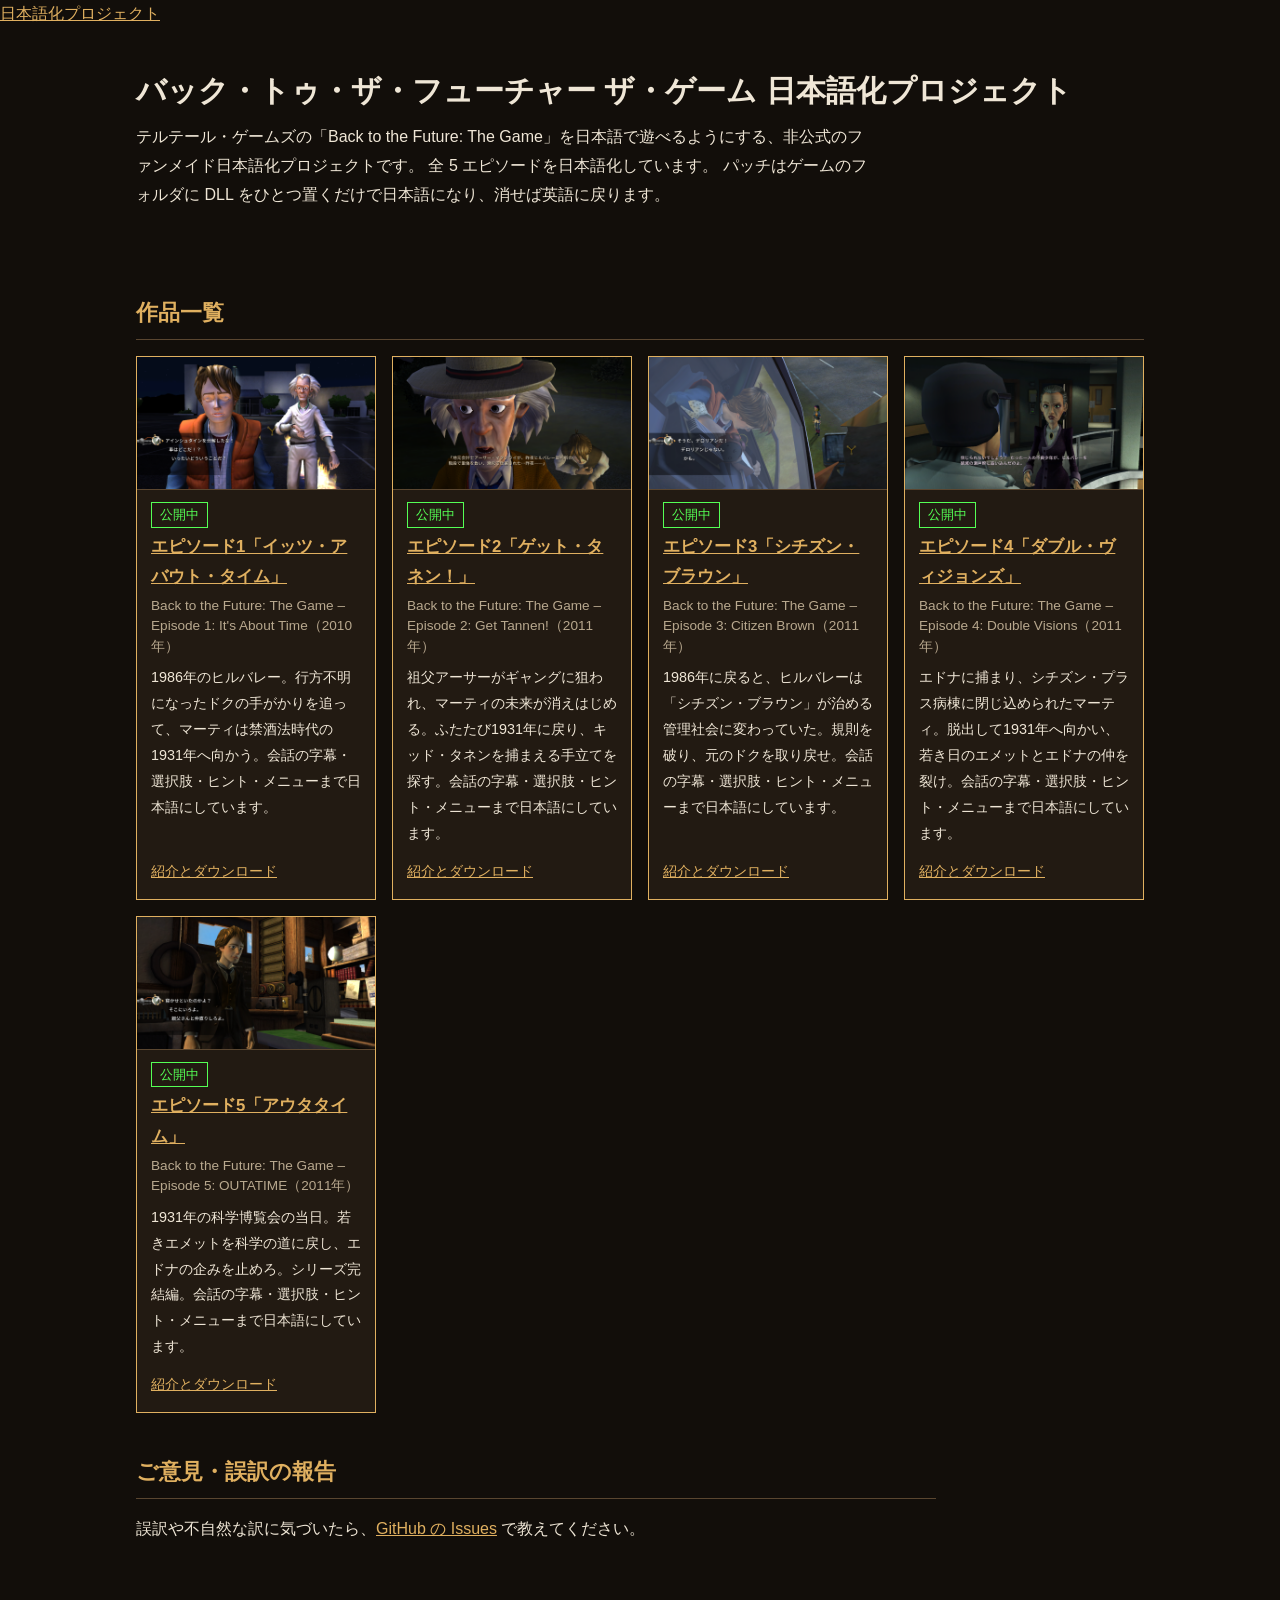
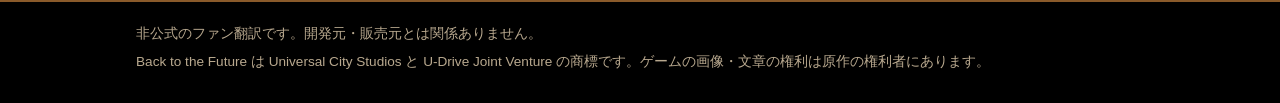
<file: docs/index.html>
<!doctype html>
<html lang="ja">
<head>
<meta charset="utf-8">
<meta name="viewport" content="width=device-width, initial-scale=1">
<title>バック・トゥ・ザ・フューチャー ザ・ゲーム 日本語化プロジェクト</title>
<meta name="description" content="テルテール・ゲームズの Back to the Future: The Game を日本語で遊べるようにする、非公式のファンメイド日本語化プロジェクト。">
<meta property="og:type" content="website">
<meta property="og:title" content="バック・トゥ・ザ・フューチャー ザ・ゲーム 日本語化プロジェクト">
<meta property="og:description" content="テルテール・ゲームズの Back to the Future: The Game を日本語で遊べるようにする、非公式のファンメイド日本語化プロジェクト。">
<meta property="og:url" content="https://higesho.github.io/bttf-ja/">
<meta property="og:image" content="https://higesho.github.io/bttf-ja/ep1/img/choice.png">
<link rel="stylesheet" href="style.css">
</head>
<body>
<header class="jpn" id="jpn"><div class="jpn-band"><a class="jpn-home" href="https://higesho.github.io/ja/">日本語化プロジェクト</a></div></header>
<script src="https://higesho.github.io/ja/nav.js"></script>

<main class="band">
<section class="hero">
<h1>バック・トゥ・ザ・フューチャー ザ・ゲーム 日本語化プロジェクト</h1>
<p class="tag">テルテール・ゲームズの「Back to the Future: The Game」を日本語で遊べるようにする、非公式のファンメイド日本語化プロジェクトです。
全 5 エピソードを日本語化しています。
パッチはゲームのフォルダに DLL をひとつ置くだけで日本語になり、消せば英語に戻ります。</p>
</section>

<h2 id="titles">作品一覧</h2>
<ul class="titles">
  <li class="ready">
    <a class="thumb" href="ep1/index.html"><img src="ep1/img/choice.png" alt="エピソード1 日本語版で、会話の選択肢が日本語で出ている画面" loading="lazy"></a>
    <div class="body">
      <span class="state ready">公開中</span>
      <span class="name"><a href="ep1/index.html">エピソード1「イッツ・アバウト・タイム」</a></span>
      <span class="orig">Back to the Future: The Game – Episode 1: It's About Time（2010年）</span>
      <span class="desc">1986年のヒルバレー。行方不明になったドクの手がかりを追って、マーティは禁酒法時代の1931年へ向かう。会話の字幕・選択肢・ヒント・メニューまで日本語にしています。</span>
      <span class="more"><a href="ep1/index.html">紹介とダウンロード</a></span>
    </div>
  </li>
  <li class="ready">
    <a class="thumb" href="ep2/index.html"><img src="ep2/img/subtitle.png" alt="エピソード2 日本語版で、ドクのせりふの字幕が日本語で出ている画面" loading="lazy"></a>
    <div class="body">
      <span class="state ready">公開中</span>
      <span class="name"><a href="ep2/index.html">エピソード2「ゲット・タネン！」</a></span>
      <span class="orig">Back to the Future: The Game – Episode 2: Get Tannen!（2011年）</span>
      <span class="desc">祖父アーサーがギャングに狙われ、マーティの未来が消えはじめる。ふたたび1931年に戻り、キッド・タネンを捕まえる手立てを探す。会話の字幕・選択肢・ヒント・メニューまで日本語にしています。</span>
      <span class="more"><a href="ep2/index.html">紹介とダウンロード</a></span>
    </div>
  </li>
  <li class="ready">
    <a class="thumb" href="ep3/index.html"><img src="ep3/img/choice.png" alt="エピソード3 日本語版で、会話の選択肢が日本語で出ている画面" loading="lazy"></a>
    <div class="body">
      <span class="state ready">公開中</span>
      <span class="name"><a href="ep3/index.html">エピソード3「シチズン・ブラウン」</a></span>
      <span class="orig">Back to the Future: The Game – Episode 3: Citizen Brown（2011年）</span>
      <span class="desc">1986年に戻ると、ヒルバレーは「シチズン・ブラウン」が治める管理社会に変わっていた。規則を破り、元のドクを取り戻せ。会話の字幕・選択肢・ヒント・メニューまで日本語にしています。</span>
      <span class="more"><a href="ep3/index.html">紹介とダウンロード</a></span>
    </div>
  </li>
  <li class="ready">
    <a class="thumb" href="ep4/index.html"><img src="ep4/img/subtitle.png" alt="エピソード4 日本語版で、エドナのせりふの字幕が日本語で出ている画面" loading="lazy"></a>
    <div class="body">
      <span class="state ready">公開中</span>
      <span class="name"><a href="ep4/index.html">エピソード4「ダブル・ヴィジョンズ」</a></span>
      <span class="orig">Back to the Future: The Game – Episode 4: Double Visions（2011年）</span>
      <span class="desc">エドナに捕まり、シチズン・プラス病棟に閉じ込められたマーティ。脱出して1931年へ向かい、若き日のエメットとエドナの仲を裂け。会話の字幕・選択肢・ヒント・メニューまで日本語にしています。</span>
      <span class="more"><a href="ep4/index.html">紹介とダウンロード</a></span>
    </div>
  </li>
  <li class="ready">
    <a class="thumb" href="ep5/index.html"><img src="ep5/img/choice.png" alt="エピソード5 日本語版で、会話の選択肢が日本語で出ている画面" loading="lazy"></a>
    <div class="body">
      <span class="state ready">公開中</span>
      <span class="name"><a href="ep5/index.html">エピソード5「アウタタイム」</a></span>
      <span class="orig">Back to the Future: The Game – Episode 5: OUTATIME（2011年）</span>
      <span class="desc">1931年の科学博覧会の当日。若きエメットを科学の道に戻し、エドナの企みを止めろ。シリーズ完結編。会話の字幕・選択肢・ヒント・メニューまで日本語にしています。</span>
      <span class="more"><a href="ep5/index.html">紹介とダウンロード</a></span>
    </div>
  </li>
</ul>

<div class="text">
<h2>ご意見・誤訳の報告</h2>
<p>誤訳や不自然な訳に気づいたら、<a href="https://github.com/higesho/bttf-ja/issues">GitHub の Issues</a> で教えてください。</p>
</div>
</main>

<footer class="foot"><div class="band">
  <p>非公式のファン翻訳です。開発元・販売元とは関係ありません。</p>
  <p>Back to the Future は Universal City Studios と U-Drive Joint Venture の商標です。ゲームの画像・文章の権利は原作の権利者にあります。</p>
</div></footer>
</body>
</html>
</file>
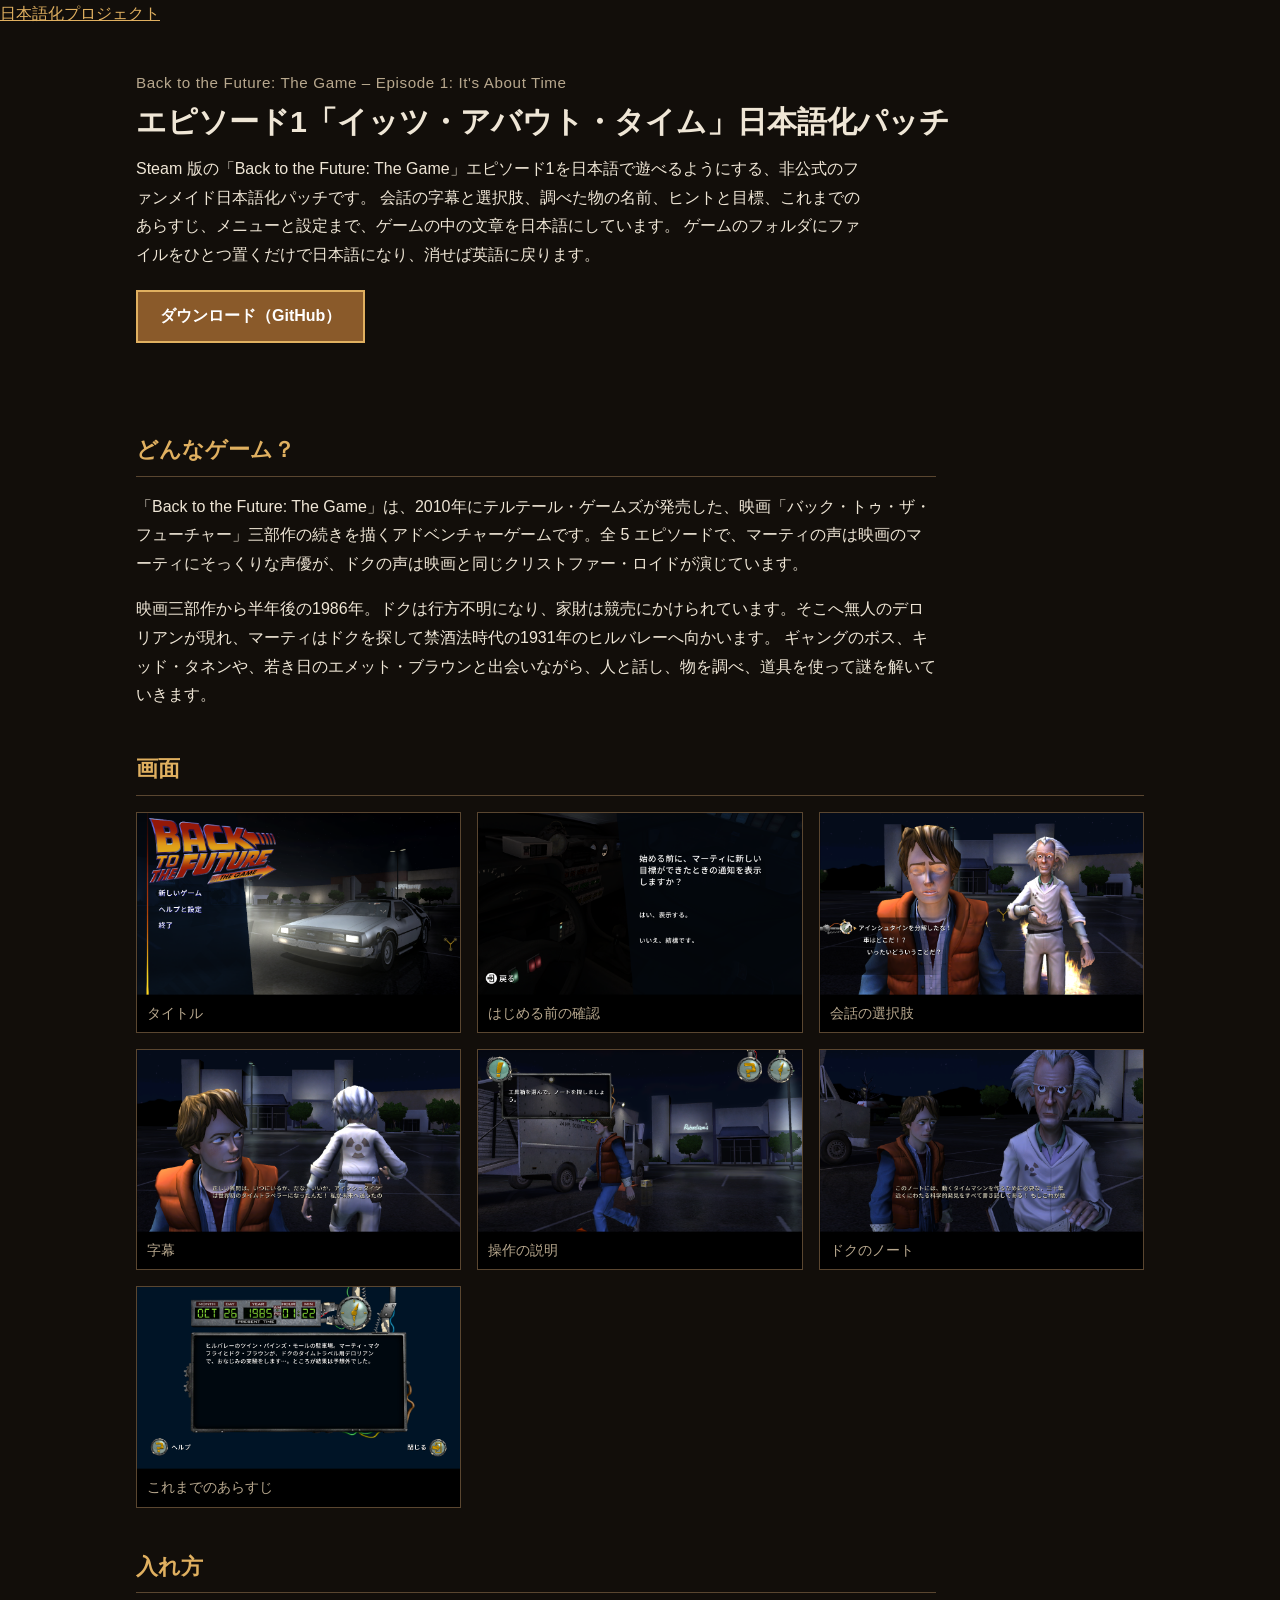
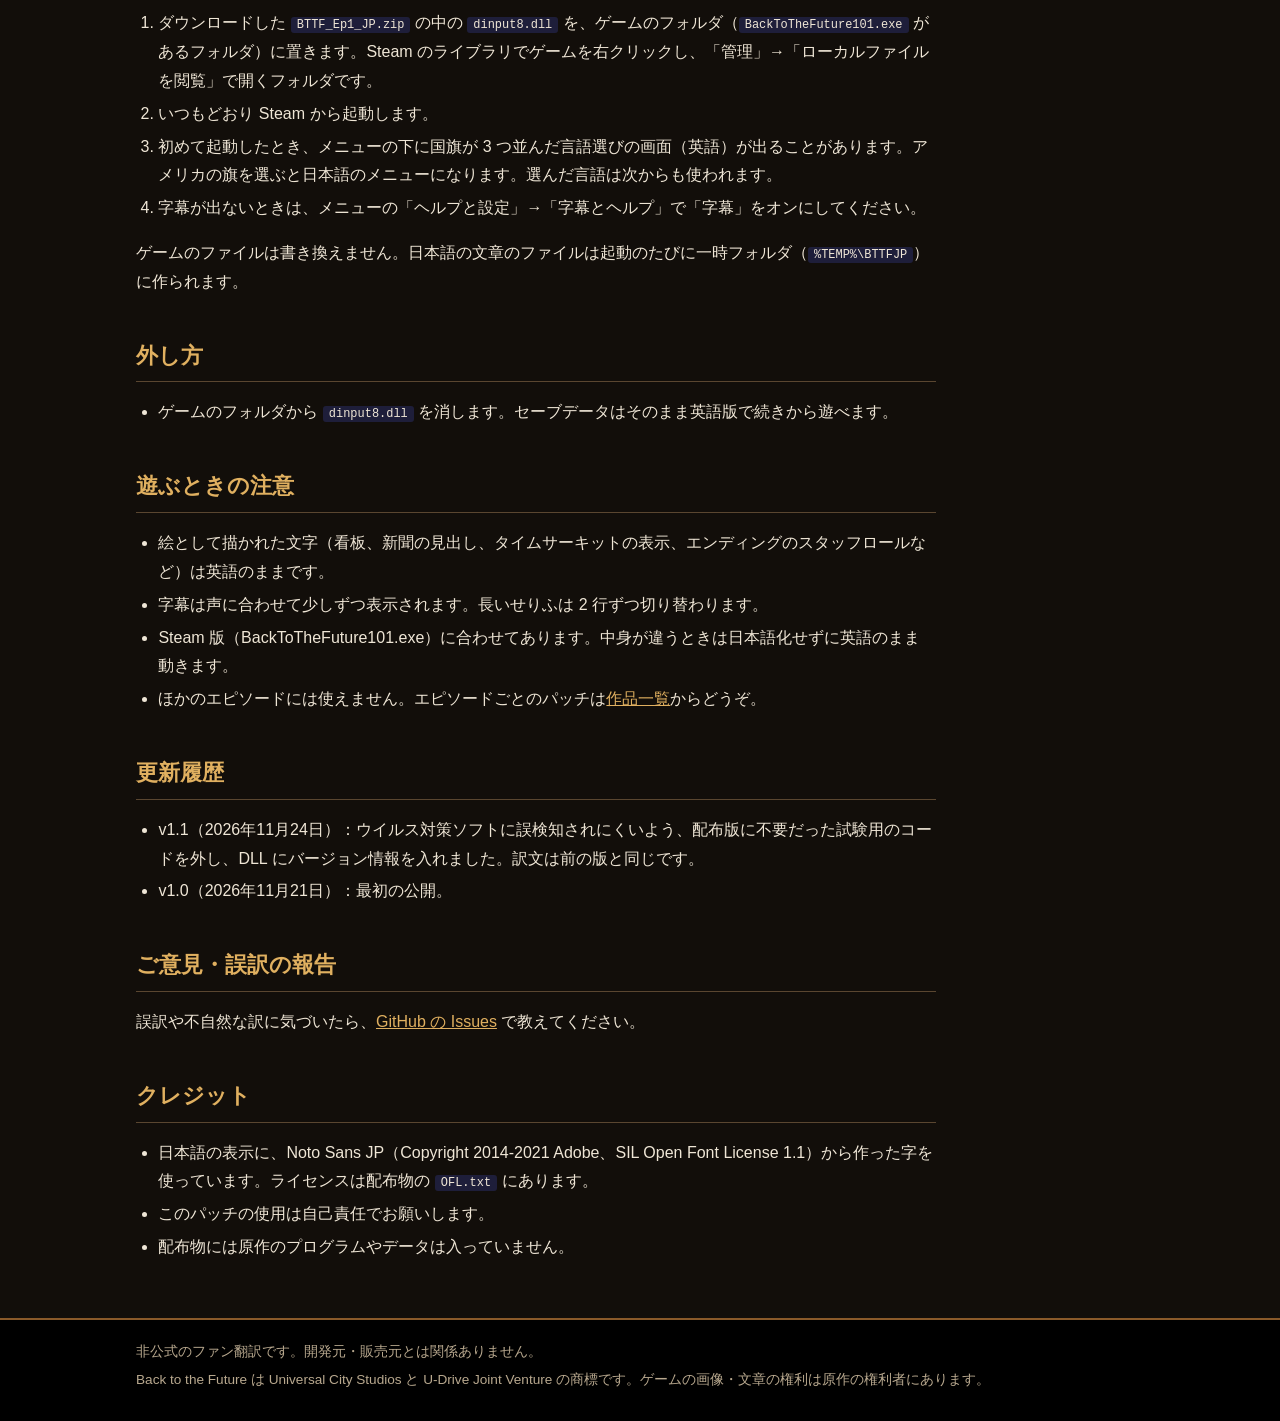
<file: docs/ep1/index.html>
<!doctype html>
<html lang="ja">
<head>
<meta charset="utf-8">
<meta name="viewport" content="width=device-width, initial-scale=1">
<title>エピソード1「イッツ・アバウト・タイム」日本語化パッチ — バック・トゥ・ザ・フューチャー ザ・ゲーム 日本語化プロジェクト</title>
<meta name="description" content="Steam 版 Back to the Future: The Game – Episode 1 を日本語で遊べるようにする、非公式のファンメイド日本語化パッチ。">
<meta property="og:type" content="article">
<meta property="og:title" content="バック・トゥ・ザ・フューチャー ザ・ゲーム エピソード1 日本語化パッチ">
<meta property="og:description" content="Steam 版 Back to the Future: The Game – Episode 1 を日本語で遊べるようにする、非公式のファンメイド日本語化パッチ。">
<meta property="og:url" content="https://higesho.github.io/bttf-ja/ep1/">
<meta property="og:image" content="https://higesho.github.io/bttf-ja/ep1/img/choice.png">
<link rel="stylesheet" href="../style.css">
</head>
<body>
<header class="jpn" id="jpn"><div class="jpn-band"><a class="jpn-home" href="https://higesho.github.io/ja/">日本語化プロジェクト</a></div></header>
<script src="https://higesho.github.io/ja/nav.js"></script>

<main class="band">
<section class="hero">
<p class="sub">Back to the Future: The Game – Episode 1: It's About Time</p>
<h1>エピソード1「イッツ・アバウト・タイム」日本語化パッチ</h1>
<p class="tag">Steam 版の「Back to the Future: The Game」エピソード1を日本語で遊べるようにする、非公式のファンメイド日本語化パッチです。
会話の字幕と選択肢、調べた物の名前、ヒントと目標、これまでのあらすじ、メニューと設定まで、ゲームの中の文章を日本語にしています。
ゲームのフォルダにファイルをひとつ置くだけで日本語になり、消せば英語に戻ります。</p>
<p><a class="dl" href="https://github.com/higesho/bttf-ja/releases/tag/ep1-v1.1">ダウンロード（GitHub）</a></p>
</section>

<div class="text">
<h2>どんなゲーム？</h2>
<p>「Back to the Future: The Game」は、2010年にテルテール・ゲームズが発売した、映画「バック・トゥ・ザ・フューチャー」三部作の続きを描くアドベンチャーゲームです。全 5 エピソードで、マーティの声は映画のマーティにそっくりな声優が、ドクの声は映画と同じクリストファー・ロイドが演じています。</p>
<p>映画三部作から半年後の1986年。ドクは行方不明になり、家財は競売にかけられています。そこへ無人のデロリアンが現れ、マーティはドクを探して禁酒法時代の1931年のヒルバレーへ向かいます。
ギャングのボス、キッド・タネンや、若き日のエメット・ブラウンと出会いながら、人と話し、物を調べ、道具を使って謎を解いていきます。</p>
</div>

<h2>画面</h2>
<div class="shots">
  <figure><img src="img/title.png" alt="タイトル画面。メニューが日本語で出ている" loading="lazy"><figcaption>タイトル</figcaption></figure>
  <figure><img src="img/start.png" alt="ゲームを始める前の、目標の通知を表示するかの確認" loading="lazy"><figcaption>はじめる前の確認</figcaption></figure>
  <figure><img src="img/choice.png" alt="会話の選択肢が日本語で出ている画面" loading="lazy"><figcaption>会話の選択肢</figcaption></figure>
  <figure><img src="img/subtitle.png" alt="ドクのせりふの字幕" loading="lazy"><figcaption>字幕</figcaption></figure>
  <figure><img src="img/walk.png" alt="駐車場を歩くマーティと、操作の説明の窓" loading="lazy"><figcaption>操作の説明</figcaption></figure>
  <figure><img src="img/notebook.png" alt="ドクがノートについて話す場面" loading="lazy"><figcaption>ドクのノート</figcaption></figure>
  <figure><img src="img/story.png" alt="これまでのあらすじの画面" loading="lazy"><figcaption>これまでのあらすじ</figcaption></figure>
</div>

<div class="text">
<h2>入れ方</h2>
<ol>
<li>ダウンロードした <code>BTTF_Ep1_JP.zip</code> の中の <code>dinput8.dll</code> を、ゲームのフォルダ（<code>BackToTheFuture101.exe</code> があるフォルダ）に置きます。Steam のライブラリでゲームを右クリックし、「管理」→「ローカルファイルを閲覧」で開くフォルダです。</li>
<li>いつもどおり Steam から起動します。</li>
<li>初めて起動したとき、メニューの下に国旗が 3 つ並んだ言語選びの画面（英語）が出ることがあります。アメリカの旗を選ぶと日本語のメニューになります。選んだ言語は次からも使われます。</li>
<li>字幕が出ないときは、メニューの「ヘルプと設定」→「字幕とヘルプ」で「字幕」をオンにしてください。</li>
</ol>
<p>ゲームのファイルは書き換えません。日本語の文章のファイルは起動のたびに一時フォルダ（<code>%TEMP%\BTTFJP</code>）に作られます。</p>

<h2>外し方</h2>
<ul>
<li>ゲームのフォルダから <code>dinput8.dll</code> を消します。セーブデータはそのまま英語版で続きから遊べます。</li>
</ul>

<h2>遊ぶときの注意</h2>
<ul>
<li>絵として描かれた文字（看板、新聞の見出し、タイムサーキットの表示、エンディングのスタッフロールなど）は英語のままです。</li>
<li>字幕は声に合わせて少しずつ表示されます。長いせりふは 2 行ずつ切り替わります。</li>
<li>Steam 版（BackToTheFuture101.exe）に合わせてあります。中身が違うときは日本語化せずに英語のまま動きます。</li>
<li>ほかのエピソードには使えません。エピソードごとのパッチは<a href="../">作品一覧</a>からどうぞ。</li>
</ul>

<h2>更新履歴</h2>
<ul>
<li>v1.1（2026年11月24日）：ウイルス対策ソフトに誤検知されにくいよう、配布版に不要だった試験用のコードを外し、DLL にバージョン情報を入れました。訳文は前の版と同じです。</li>
<li>v1.0（2026年11月21日）：最初の公開。</li>
</ul>

<h2>ご意見・誤訳の報告</h2>
<p>誤訳や不自然な訳に気づいたら、<a href="https://github.com/higesho/bttf-ja/issues">GitHub の Issues</a> で教えてください。</p>

<h2>クレジット</h2>
<ul>
<li>日本語の表示に、Noto Sans JP（Copyright 2014-2021 Adobe、SIL Open Font License 1.1）から作った字を使っています。ライセンスは配布物の <code>OFL.txt</code> にあります。</li>
<li>このパッチの使用は自己責任でお願いします。</li>
<li>配布物には原作のプログラムやデータは入っていません。</li>
</ul>
</div>
</main>

<footer class="foot"><div class="band">
  <p>非公式のファン翻訳です。開発元・販売元とは関係ありません。</p>
  <p>Back to the Future は Universal City Studios と U-Drive Joint Venture の商標です。ゲームの画像・文章の権利は原作の権利者にあります。</p>
</div></footer>
</body>
</html>
</file>
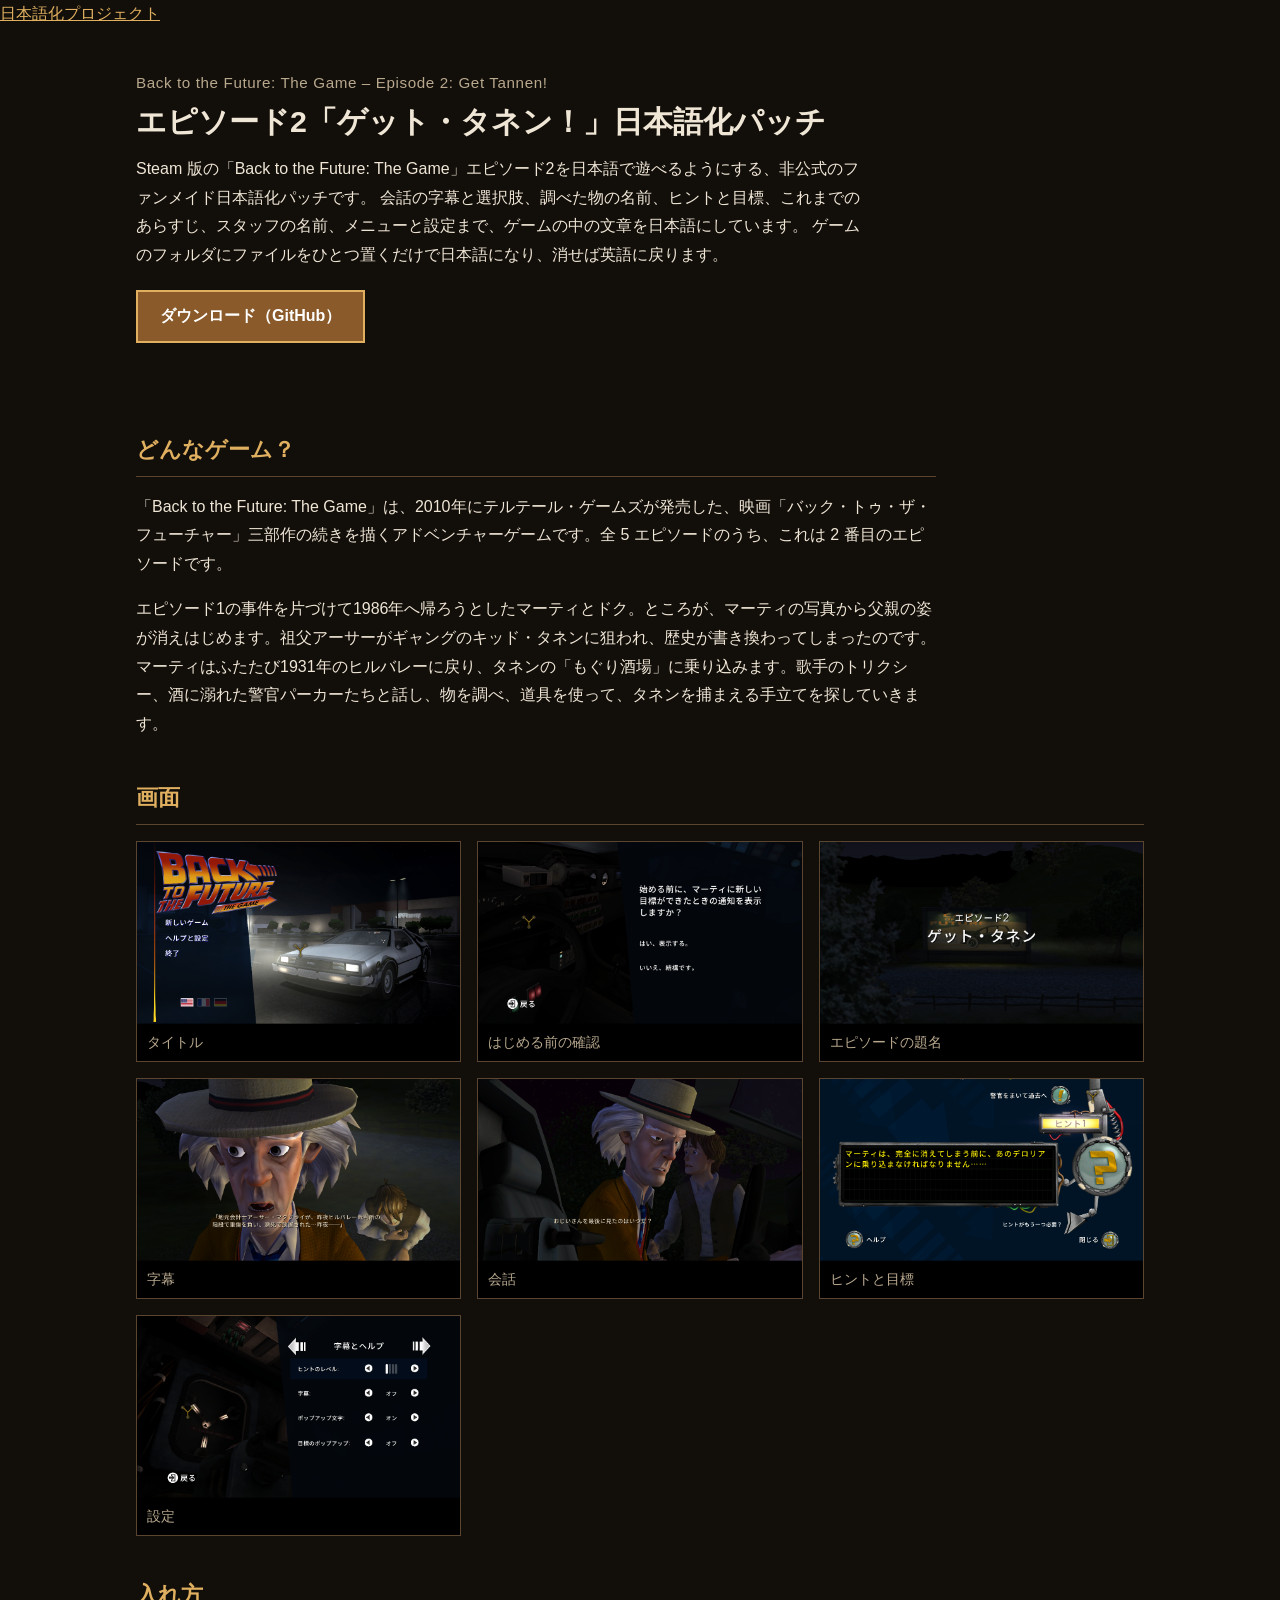
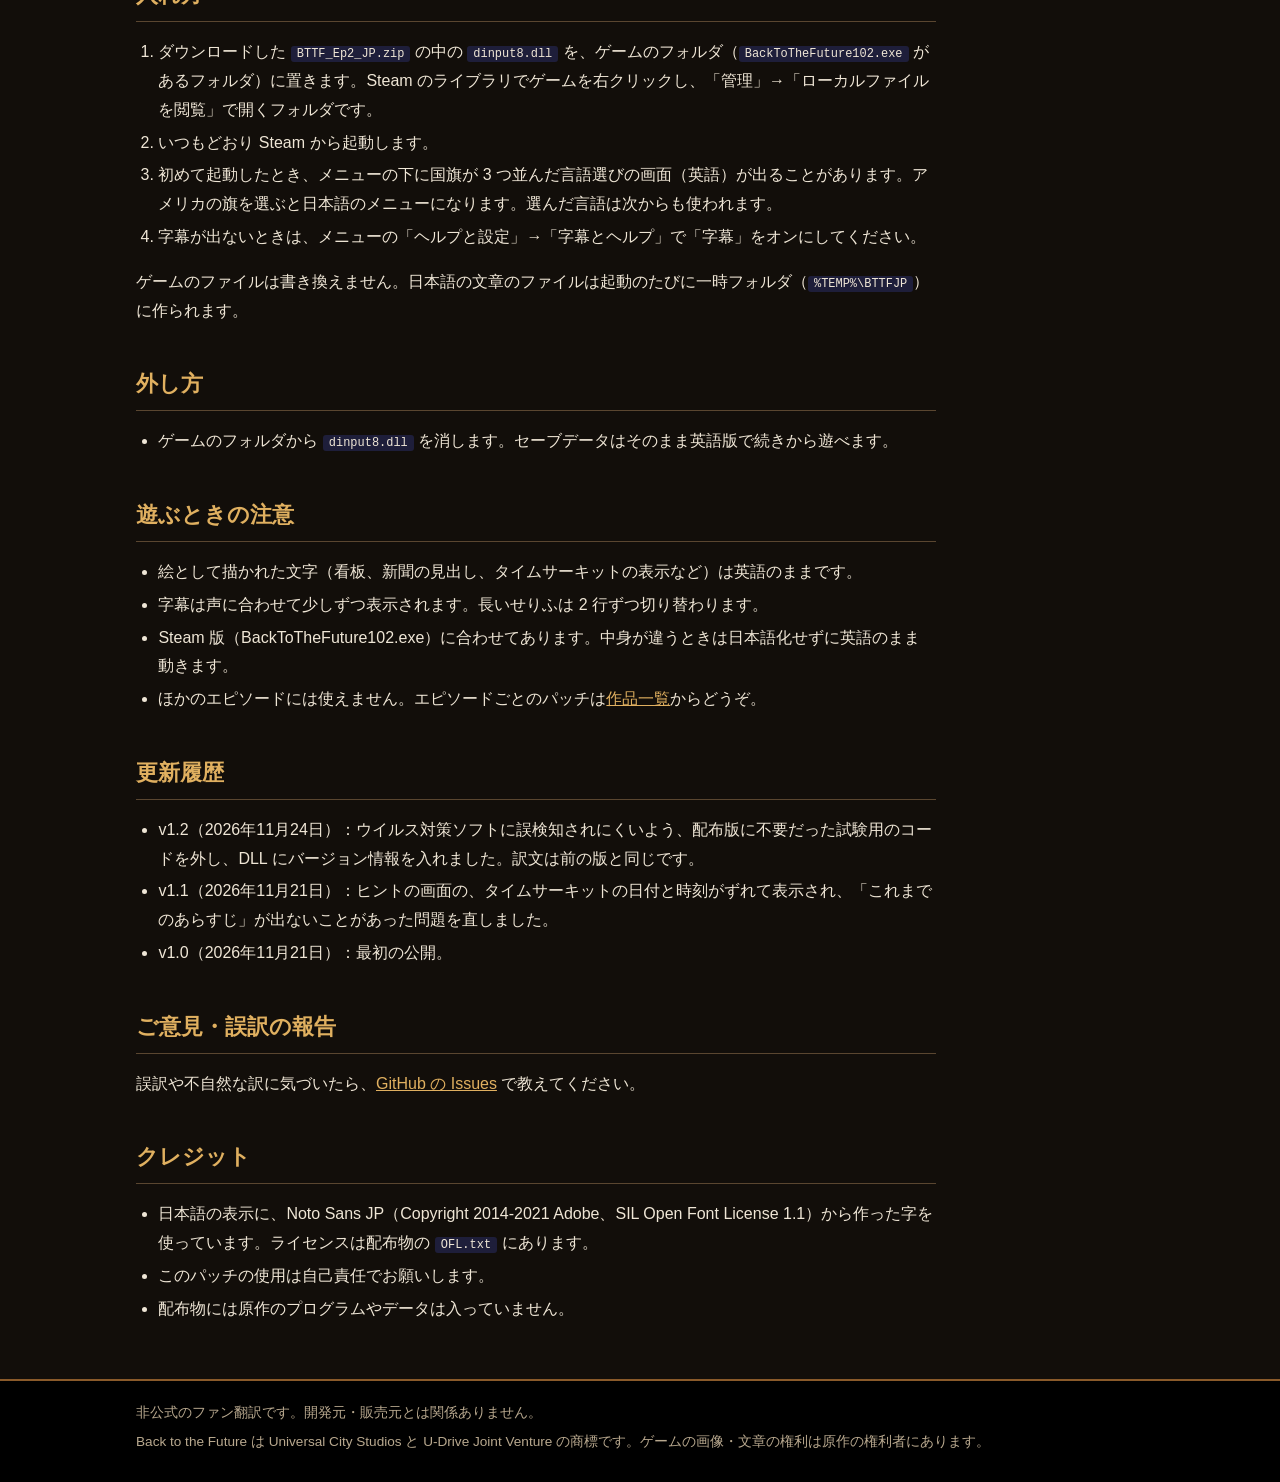
<file: docs/ep2/index.html>
<!doctype html>
<html lang="ja">
<head>
<meta charset="utf-8">
<meta name="viewport" content="width=device-width, initial-scale=1">
<title>エピソード2「ゲット・タネン！」日本語化パッチ — バック・トゥ・ザ・フューチャー ザ・ゲーム 日本語化プロジェクト</title>
<meta name="description" content="Steam 版 Back to the Future: The Game – Episode 2 を日本語で遊べるようにする、非公式のファンメイド日本語化パッチ。">
<meta property="og:type" content="article">
<meta property="og:title" content="バック・トゥ・ザ・フューチャー ザ・ゲーム エピソード2 日本語化パッチ">
<meta property="og:description" content="Steam 版 Back to the Future: The Game – Episode 2 を日本語で遊べるようにする、非公式のファンメイド日本語化パッチ。">
<meta property="og:url" content="https://higesho.github.io/bttf-ja/ep2/">
<meta property="og:image" content="https://higesho.github.io/bttf-ja/ep2/img/choice.png">
<link rel="stylesheet" href="../style.css">
</head>
<body>
<header class="jpn" id="jpn"><div class="jpn-band"><a class="jpn-home" href="https://higesho.github.io/ja/">日本語化プロジェクト</a></div></header>
<script src="https://higesho.github.io/ja/nav.js"></script>

<main class="band">
<section class="hero">
<p class="sub">Back to the Future: The Game – Episode 2: Get Tannen!</p>
<h1>エピソード2「ゲット・タネン！」日本語化パッチ</h1>
<p class="tag">Steam 版の「Back to the Future: The Game」エピソード2を日本語で遊べるようにする、非公式のファンメイド日本語化パッチです。
会話の字幕と選択肢、調べた物の名前、ヒントと目標、これまでのあらすじ、スタッフの名前、メニューと設定まで、ゲームの中の文章を日本語にしています。
ゲームのフォルダにファイルをひとつ置くだけで日本語になり、消せば英語に戻ります。</p>
<p><a class="dl" href="https://github.com/higesho/bttf-ja/releases/tag/ep2-v1.2">ダウンロード（GitHub）</a></p>
</section>

<div class="text">
<h2>どんなゲーム？</h2>
<p>「Back to the Future: The Game」は、2010年にテルテール・ゲームズが発売した、映画「バック・トゥ・ザ・フューチャー」三部作の続きを描くアドベンチャーゲームです。全 5 エピソードのうち、これは 2 番目のエピソードです。</p>
<p>エピソード1の事件を片づけて1986年へ帰ろうとしたマーティとドク。ところが、マーティの写真から父親の姿が消えはじめます。祖父アーサーがギャングのキッド・タネンに狙われ、歴史が書き換わってしまったのです。
マーティはふたたび1931年のヒルバレーに戻り、タネンの「もぐり酒場」に乗り込みます。歌手のトリクシー、酒に溺れた警官パーカーたちと話し、物を調べ、道具を使って、タネンを捕まえる手立てを探していきます。</p>
</div>

<h2>画面</h2>
<div class="shots">
  <figure><img src="img/title.png" alt="タイトル画面。メニューが日本語で出ている" loading="lazy"><figcaption>タイトル</figcaption></figure>
  <figure><img src="img/start.png" alt="ゲームを始める前の、目標の通知を表示するかの確認" loading="lazy"><figcaption>はじめる前の確認</figcaption></figure>
  <figure><img src="img/card.png" alt="エピソード2の題名「ゲット・タネン」が日本語で出ている画面" loading="lazy"><figcaption>エピソードの題名</figcaption></figure>
  <figure><img src="img/subtitle.png" alt="ドクが新聞の記事を読み上げる字幕" loading="lazy"><figcaption>字幕</figcaption></figure>
  <figure><img src="img/talk.png" alt="デロリアンの中で話すドクとマーティ" loading="lazy"><figcaption>会話</figcaption></figure>
  <figure><img src="img/hint.png" alt="ヒントと目標の画面" loading="lazy"><figcaption>ヒントと目標</figcaption></figure>
  <figure><img src="img/settings.png" alt="字幕とヘルプの設定画面" loading="lazy"><figcaption>設定</figcaption></figure>
</div>

<div class="text">
<h2>入れ方</h2>
<ol>
<li>ダウンロードした <code>BTTF_Ep2_JP.zip</code> の中の <code>dinput8.dll</code> を、ゲームのフォルダ（<code>BackToTheFuture102.exe</code> があるフォルダ）に置きます。Steam のライブラリでゲームを右クリックし、「管理」→「ローカルファイルを閲覧」で開くフォルダです。</li>
<li>いつもどおり Steam から起動します。</li>
<li>初めて起動したとき、メニューの下に国旗が 3 つ並んだ言語選びの画面（英語）が出ることがあります。アメリカの旗を選ぶと日本語のメニューになります。選んだ言語は次からも使われます。</li>
<li>字幕が出ないときは、メニューの「ヘルプと設定」→「字幕とヘルプ」で「字幕」をオンにしてください。</li>
</ol>
<p>ゲームのファイルは書き換えません。日本語の文章のファイルは起動のたびに一時フォルダ（<code>%TEMP%\BTTFJP</code>）に作られます。</p>

<h2>外し方</h2>
<ul>
<li>ゲームのフォルダから <code>dinput8.dll</code> を消します。セーブデータはそのまま英語版で続きから遊べます。</li>
</ul>

<h2>遊ぶときの注意</h2>
<ul>
<li>絵として描かれた文字（看板、新聞の見出し、タイムサーキットの表示など）は英語のままです。</li>
<li>字幕は声に合わせて少しずつ表示されます。長いせりふは 2 行ずつ切り替わります。</li>
<li>Steam 版（BackToTheFuture102.exe）に合わせてあります。中身が違うときは日本語化せずに英語のまま動きます。</li>
<li>ほかのエピソードには使えません。エピソードごとのパッチは<a href="../">作品一覧</a>からどうぞ。</li>
</ul>

<h2>更新履歴</h2>
<ul>
<li>v1.2（2026年11月24日）：ウイルス対策ソフトに誤検知されにくいよう、配布版に不要だった試験用のコードを外し、DLL にバージョン情報を入れました。訳文は前の版と同じです。</li>
<li>v1.1（2026年11月21日）：ヒントの画面の、タイムサーキットの日付と時刻がずれて表示され、「これまでのあらすじ」が出ないことがあった問題を直しました。</li>
<li>v1.0（2026年11月21日）：最初の公開。</li>
</ul>

<h2>ご意見・誤訳の報告</h2>
<p>誤訳や不自然な訳に気づいたら、<a href="https://github.com/higesho/bttf-ja/issues">GitHub の Issues</a> で教えてください。</p>

<h2>クレジット</h2>
<ul>
<li>日本語の表示に、Noto Sans JP（Copyright 2014-2021 Adobe、SIL Open Font License 1.1）から作った字を使っています。ライセンスは配布物の <code>OFL.txt</code> にあります。</li>
<li>このパッチの使用は自己責任でお願いします。</li>
<li>配布物には原作のプログラムやデータは入っていません。</li>
</ul>
</div>
</main>

<footer class="foot"><div class="band">
  <p>非公式のファン翻訳です。開発元・販売元とは関係ありません。</p>
  <p>Back to the Future は Universal City Studios と U-Drive Joint Venture の商標です。ゲームの画像・文章の権利は原作の権利者にあります。</p>
</div></footer>
</body>
</html>
</file>
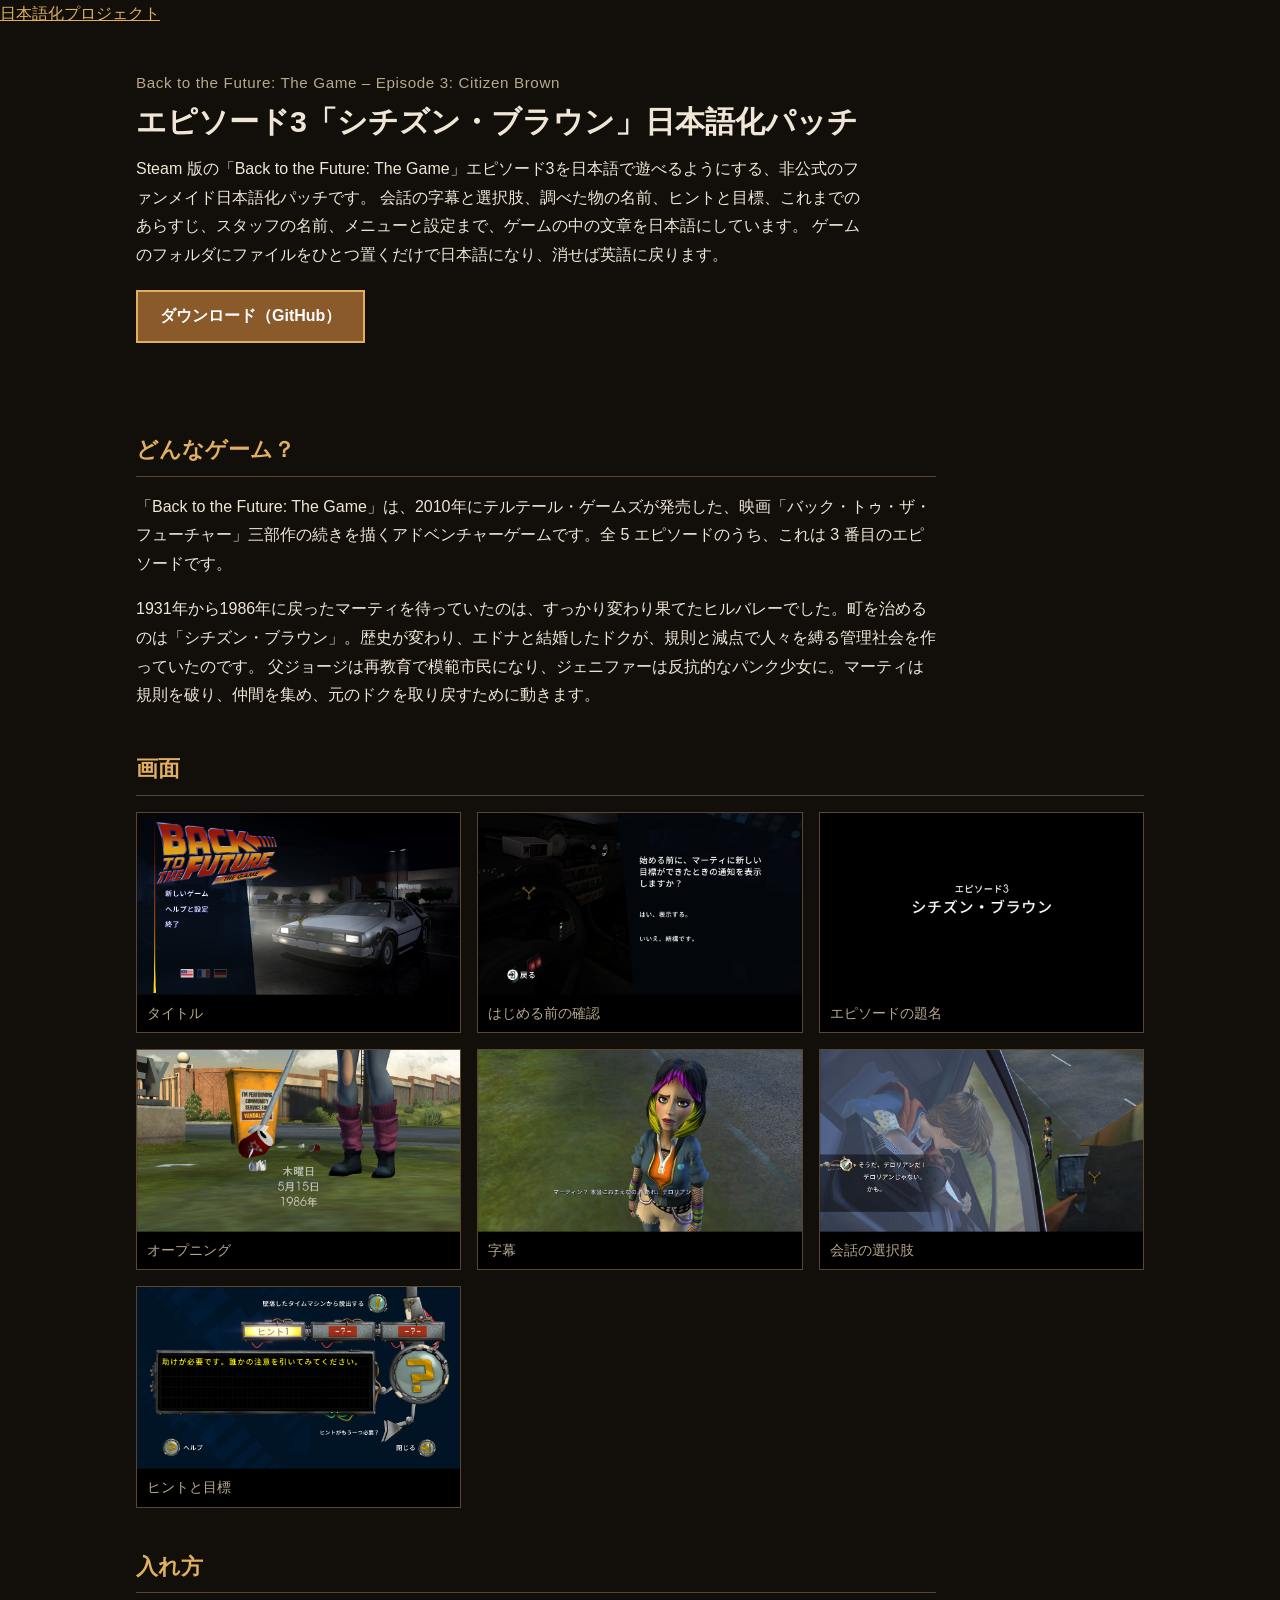
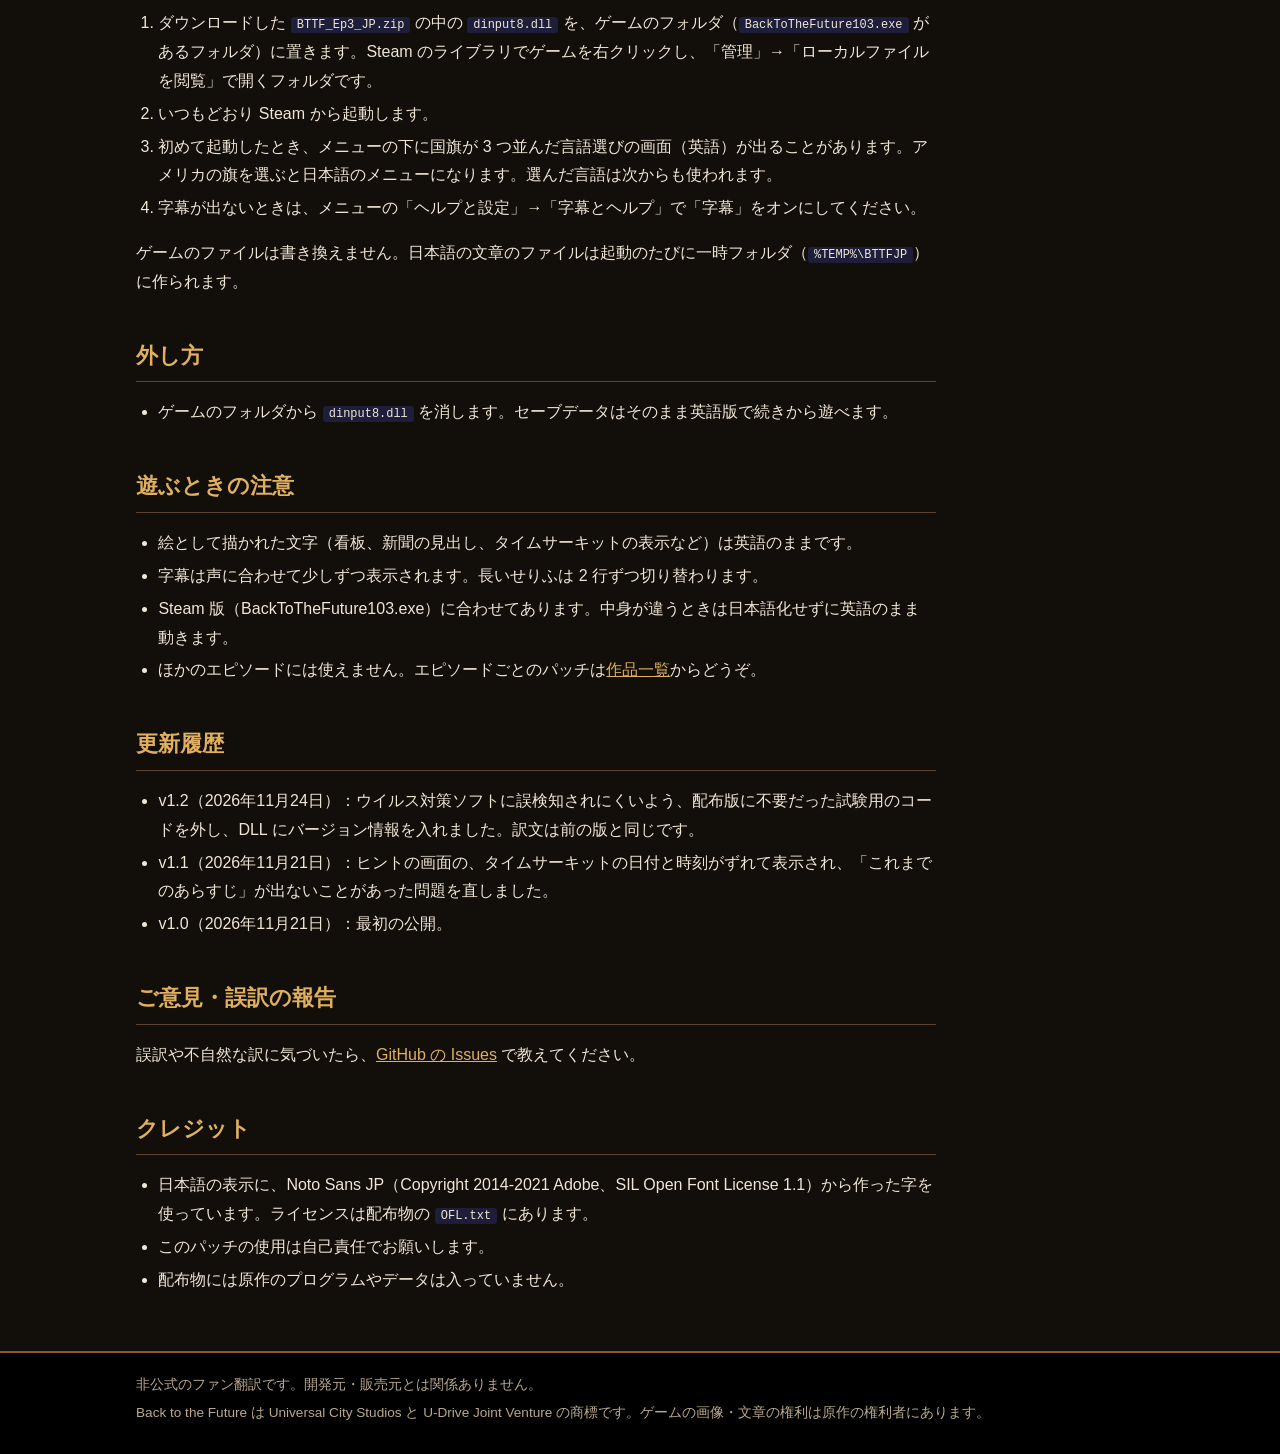
<file: docs/ep3/index.html>
<!doctype html>
<html lang="ja">
<head>
<meta charset="utf-8">
<meta name="viewport" content="width=device-width, initial-scale=1">
<title>エピソード3「シチズン・ブラウン」日本語化パッチ — バック・トゥ・ザ・フューチャー ザ・ゲーム 日本語化プロジェクト</title>
<meta name="description" content="Steam 版 Back to the Future: The Game – Episode 3 を日本語で遊べるようにする、非公式のファンメイド日本語化パッチ。">
<meta property="og:type" content="article">
<meta property="og:title" content="バック・トゥ・ザ・フューチャー ザ・ゲーム エピソード3 日本語化パッチ">
<meta property="og:description" content="Steam 版 Back to the Future: The Game – Episode 3 を日本語で遊べるようにする、非公式のファンメイド日本語化パッチ。">
<meta property="og:url" content="https://higesho.github.io/bttf-ja/ep3/">
<meta property="og:image" content="https://higesho.github.io/bttf-ja/ep3/img/choice.png">
<link rel="stylesheet" href="../style.css">
</head>
<body>
<header class="jpn" id="jpn"><div class="jpn-band"><a class="jpn-home" href="https://higesho.github.io/ja/">日本語化プロジェクト</a></div></header>
<script src="https://higesho.github.io/ja/nav.js"></script>

<main class="band">
<section class="hero">
<p class="sub">Back to the Future: The Game – Episode 3: Citizen Brown</p>
<h1>エピソード3「シチズン・ブラウン」日本語化パッチ</h1>
<p class="tag">Steam 版の「Back to the Future: The Game」エピソード3を日本語で遊べるようにする、非公式のファンメイド日本語化パッチです。
会話の字幕と選択肢、調べた物の名前、ヒントと目標、これまでのあらすじ、スタッフの名前、メニューと設定まで、ゲームの中の文章を日本語にしています。
ゲームのフォルダにファイルをひとつ置くだけで日本語になり、消せば英語に戻ります。</p>
<p><a class="dl" href="https://github.com/higesho/bttf-ja/releases/tag/ep3-v1.2">ダウンロード（GitHub）</a></p>
</section>

<div class="text">
<h2>どんなゲーム？</h2>
<p>「Back to the Future: The Game」は、2010年にテルテール・ゲームズが発売した、映画「バック・トゥ・ザ・フューチャー」三部作の続きを描くアドベンチャーゲームです。全 5 エピソードのうち、これは 3 番目のエピソードです。</p>
<p>1931年から1986年に戻ったマーティを待っていたのは、すっかり変わり果てたヒルバレーでした。町を治めるのは「シチズン・ブラウン」。歴史が変わり、エドナと結婚したドクが、規則と減点で人々を縛る管理社会を作っていたのです。
父ジョージは再教育で模範市民になり、ジェニファーは反抗的なパンク少女に。マーティは規則を破り、仲間を集め、元のドクを取り戻すために動きます。</p>
</div>

<h2>画面</h2>
<div class="shots">
  <figure><img src="img/title.png" alt="タイトル画面。メニューが日本語で出ている" loading="lazy"><figcaption>タイトル</figcaption></figure>
  <figure><img src="img/start.png" alt="ゲームを始める前の、目標の通知を表示するかの確認" loading="lazy"><figcaption>はじめる前の確認</figcaption></figure>
  <figure><img src="img/card.png" alt="エピソード3の題名「シチズン・ブラウン」" loading="lazy"><figcaption>エピソードの題名</figcaption></figure>
  <figure><img src="img/opening.png" alt="1986年5月15日、木曜日という日付が日本語で出ている場面" loading="lazy"><figcaption>オープニング</figcaption></figure>
  <figure><img src="img/subtitle.png" alt="ジェニファーのせりふの字幕" loading="lazy"><figcaption>字幕</figcaption></figure>
  <figure><img src="img/choice.png" alt="会話の選択肢が日本語で出ている画面" loading="lazy"><figcaption>会話の選択肢</figcaption></figure>
  <figure><img src="img/hint.png" alt="ヒントと目標の画面" loading="lazy"><figcaption>ヒントと目標</figcaption></figure>
</div>

<div class="text">
<h2>入れ方</h2>
<ol>
<li>ダウンロードした <code>BTTF_Ep3_JP.zip</code> の中の <code>dinput8.dll</code> を、ゲームのフォルダ（<code>BackToTheFuture103.exe</code> があるフォルダ）に置きます。Steam のライブラリでゲームを右クリックし、「管理」→「ローカルファイルを閲覧」で開くフォルダです。</li>
<li>いつもどおり Steam から起動します。</li>
<li>初めて起動したとき、メニューの下に国旗が 3 つ並んだ言語選びの画面（英語）が出ることがあります。アメリカの旗を選ぶと日本語のメニューになります。選んだ言語は次からも使われます。</li>
<li>字幕が出ないときは、メニューの「ヘルプと設定」→「字幕とヘルプ」で「字幕」をオンにしてください。</li>
</ol>
<p>ゲームのファイルは書き換えません。日本語の文章のファイルは起動のたびに一時フォルダ（<code>%TEMP%\BTTFJP</code>）に作られます。</p>

<h2>外し方</h2>
<ul>
<li>ゲームのフォルダから <code>dinput8.dll</code> を消します。セーブデータはそのまま英語版で続きから遊べます。</li>
</ul>

<h2>遊ぶときの注意</h2>
<ul>
<li>絵として描かれた文字（看板、新聞の見出し、タイムサーキットの表示など）は英語のままです。</li>
<li>字幕は声に合わせて少しずつ表示されます。長いせりふは 2 行ずつ切り替わります。</li>
<li>Steam 版（BackToTheFuture103.exe）に合わせてあります。中身が違うときは日本語化せずに英語のまま動きます。</li>
<li>ほかのエピソードには使えません。エピソードごとのパッチは<a href="../">作品一覧</a>からどうぞ。</li>
</ul>

<h2>更新履歴</h2>
<ul>
<li>v1.2（2026年11月24日）：ウイルス対策ソフトに誤検知されにくいよう、配布版に不要だった試験用のコードを外し、DLL にバージョン情報を入れました。訳文は前の版と同じです。</li>
<li>v1.1（2026年11月21日）：ヒントの画面の、タイムサーキットの日付と時刻がずれて表示され、「これまでのあらすじ」が出ないことがあった問題を直しました。</li>
<li>v1.0（2026年11月21日）：最初の公開。</li>
</ul>

<h2>ご意見・誤訳の報告</h2>
<p>誤訳や不自然な訳に気づいたら、<a href="https://github.com/higesho/bttf-ja/issues">GitHub の Issues</a> で教えてください。</p>

<h2>クレジット</h2>
<ul>
<li>日本語の表示に、Noto Sans JP（Copyright 2014-2021 Adobe、SIL Open Font License 1.1）から作った字を使っています。ライセンスは配布物の <code>OFL.txt</code> にあります。</li>
<li>このパッチの使用は自己責任でお願いします。</li>
<li>配布物には原作のプログラムやデータは入っていません。</li>
</ul>
</div>
</main>

<footer class="foot"><div class="band">
  <p>非公式のファン翻訳です。開発元・販売元とは関係ありません。</p>
  <p>Back to the Future は Universal City Studios と U-Drive Joint Venture の商標です。ゲームの画像・文章の権利は原作の権利者にあります。</p>
</div></footer>
</body>
</html>
</file>
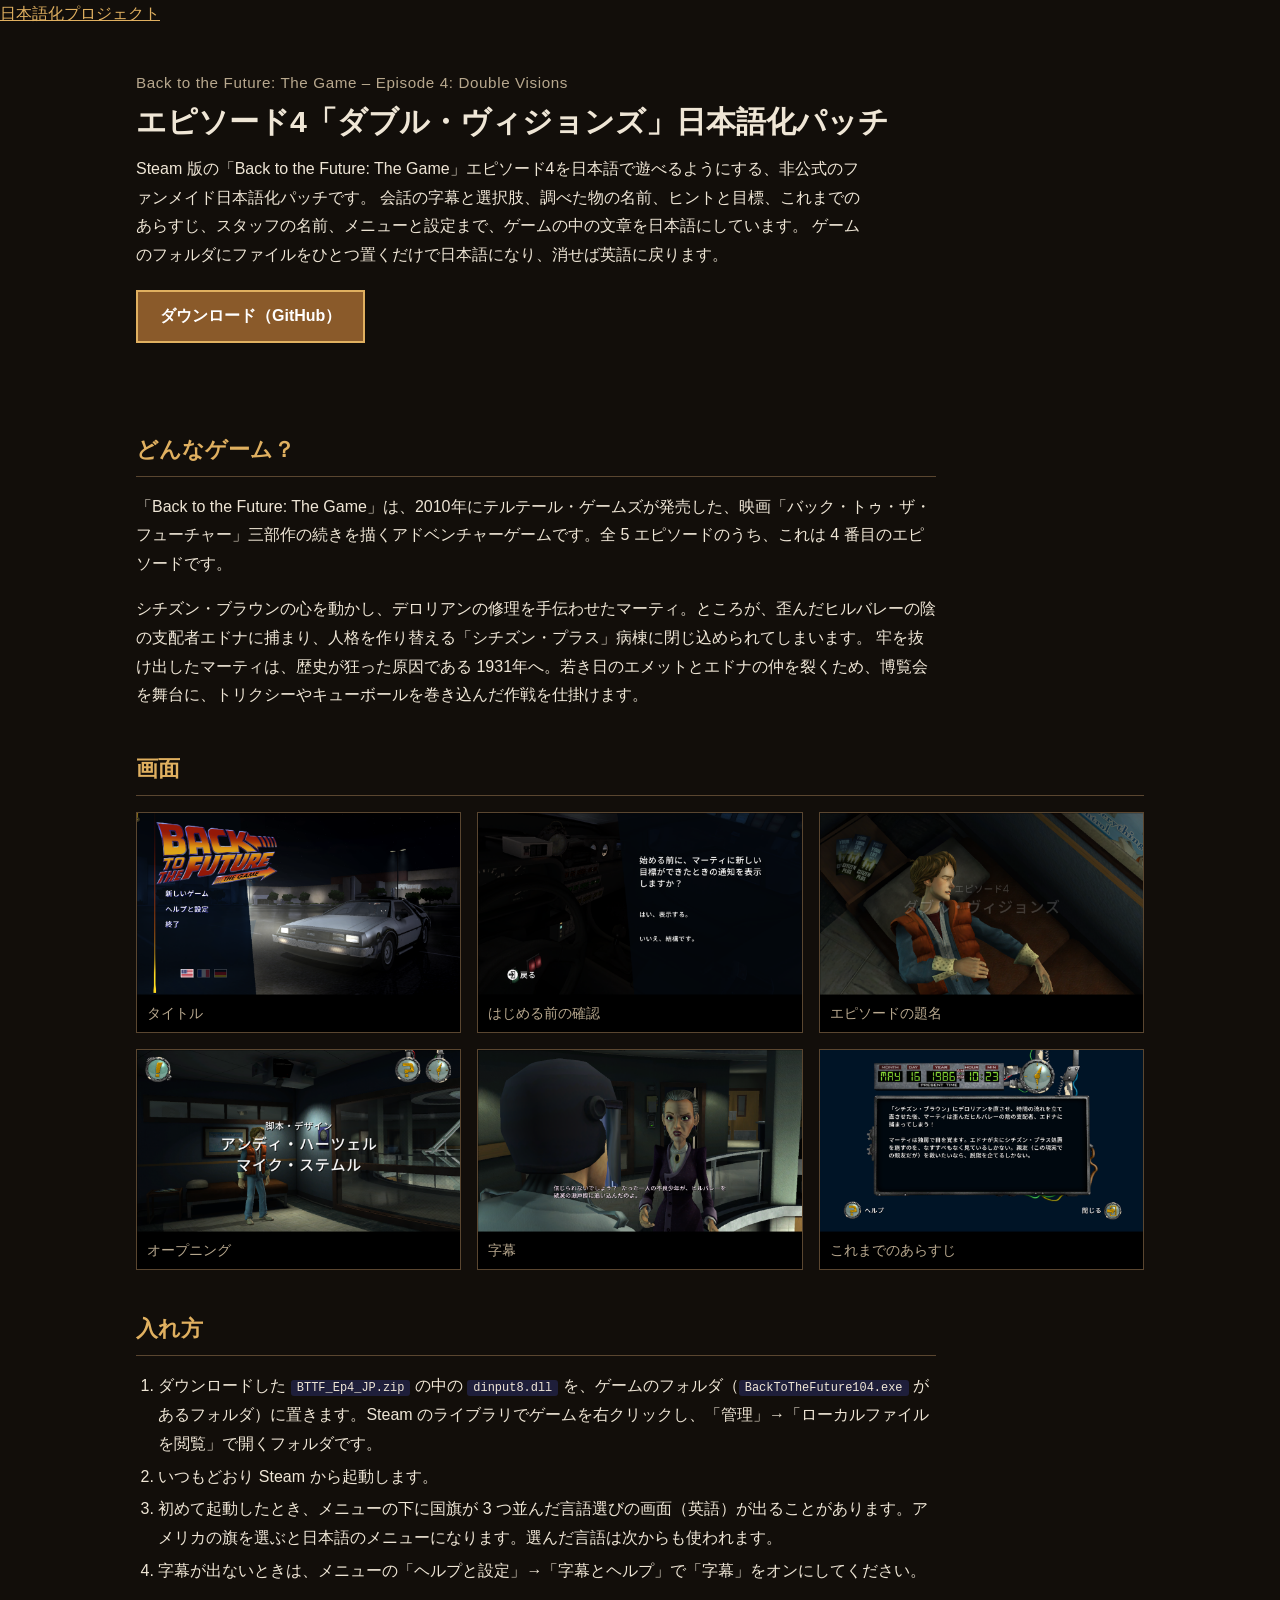
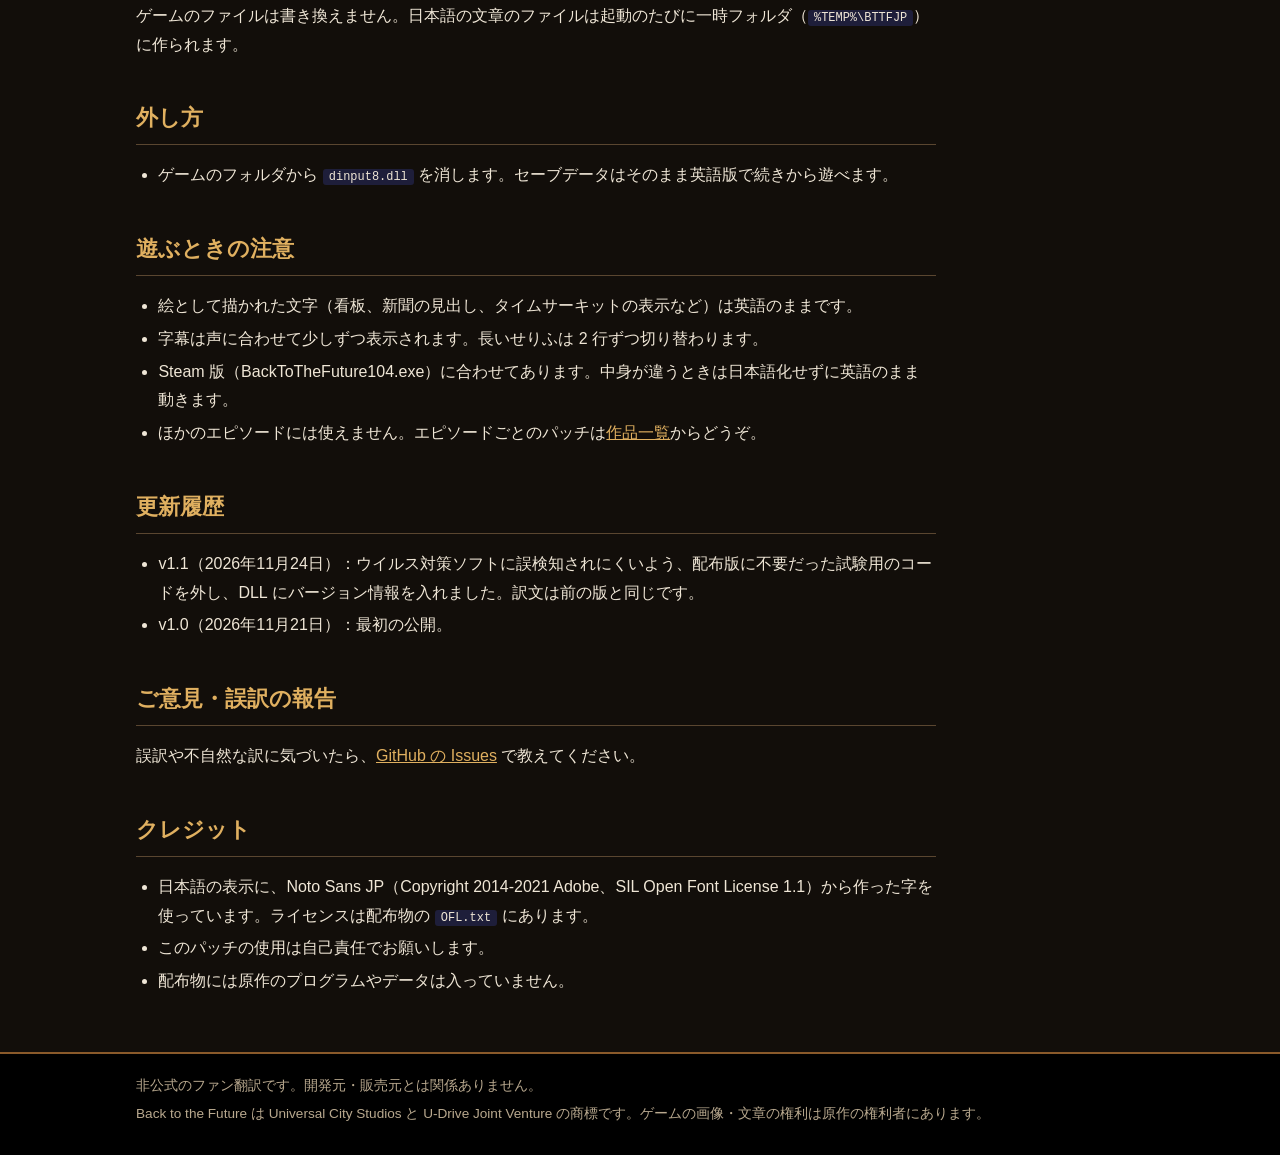
<file: docs/ep4/index.html>
<!doctype html>
<html lang="ja">
<head>
<meta charset="utf-8">
<meta name="viewport" content="width=device-width, initial-scale=1">
<title>エピソード4「ダブル・ヴィジョンズ」日本語化パッチ — バック・トゥ・ザ・フューチャー ザ・ゲーム 日本語化プロジェクト</title>
<meta name="description" content="Steam 版 Back to the Future: The Game – Episode 4 を日本語で遊べるようにする、非公式のファンメイド日本語化パッチ。">
<meta property="og:type" content="article">
<meta property="og:title" content="バック・トゥ・ザ・フューチャー ザ・ゲーム エピソード4 日本語化パッチ">
<meta property="og:description" content="Steam 版 Back to the Future: The Game – Episode 4 を日本語で遊べるようにする、非公式のファンメイド日本語化パッチ。">
<meta property="og:url" content="https://higesho.github.io/bttf-ja/ep4/">
<meta property="og:image" content="https://higesho.github.io/bttf-ja/ep4/img/subtitle.png">
<link rel="stylesheet" href="../style.css">
</head>
<body>
<header class="jpn" id="jpn"><div class="jpn-band"><a class="jpn-home" href="https://higesho.github.io/ja/">日本語化プロジェクト</a></div></header>
<script src="https://higesho.github.io/ja/nav.js"></script>

<main class="band">
<section class="hero">
<p class="sub">Back to the Future: The Game – Episode 4: Double Visions</p>
<h1>エピソード4「ダブル・ヴィジョンズ」日本語化パッチ</h1>
<p class="tag">Steam 版の「Back to the Future: The Game」エピソード4を日本語で遊べるようにする、非公式のファンメイド日本語化パッチです。
会話の字幕と選択肢、調べた物の名前、ヒントと目標、これまでのあらすじ、スタッフの名前、メニューと設定まで、ゲームの中の文章を日本語にしています。
ゲームのフォルダにファイルをひとつ置くだけで日本語になり、消せば英語に戻ります。</p>
<p><a class="dl" href="https://github.com/higesho/bttf-ja/releases/tag/ep4-v1.1">ダウンロード（GitHub）</a></p>
</section>

<div class="text">
<h2>どんなゲーム？</h2>
<p>「Back to the Future: The Game」は、2010年にテルテール・ゲームズが発売した、映画「バック・トゥ・ザ・フューチャー」三部作の続きを描くアドベンチャーゲームです。全 5 エピソードのうち、これは 4 番目のエピソードです。</p>
<p>シチズン・ブラウンの心を動かし、デロリアンの修理を手伝わせたマーティ。ところが、歪んだヒルバレーの陰の支配者エドナに捕まり、人格を作り替える「シチズン・プラス」病棟に閉じ込められてしまいます。
牢を抜け出したマーティは、歴史が狂った原因である 1931年へ。若き日のエメットとエドナの仲を裂くため、博覧会を舞台に、トリクシーやキューボールを巻き込んだ作戦を仕掛けます。</p>
</div>

<h2>画面</h2>
<div class="shots">
  <figure><img src="img/title.png" alt="タイトル画面。メニューが日本語で出ている" loading="lazy"><figcaption>タイトル</figcaption></figure>
  <figure><img src="img/start.png" alt="ゲームを始める前の、目標の通知を表示するかの確認" loading="lazy"><figcaption>はじめる前の確認</figcaption></figure>
  <figure><img src="img/card.png" alt="エピソード4の題名「ダブル・ヴィジョンズ」" loading="lazy"><figcaption>エピソードの題名</figcaption></figure>
  <figure><img src="img/opening.png" alt="オープニングのスタッフ名が日本語で出ている場面" loading="lazy"><figcaption>オープニング</figcaption></figure>
  <figure><img src="img/subtitle.png" alt="エドナのせりふの字幕" loading="lazy"><figcaption>字幕</figcaption></figure>
  <figure><img src="img/hint.png" alt="これまでのあらすじが日本語で出ている画面" loading="lazy"><figcaption>これまでのあらすじ</figcaption></figure>
</div>

<div class="text">
<h2>入れ方</h2>
<ol>
<li>ダウンロードした <code>BTTF_Ep4_JP.zip</code> の中の <code>dinput8.dll</code> を、ゲームのフォルダ（<code>BackToTheFuture104.exe</code> があるフォルダ）に置きます。Steam のライブラリでゲームを右クリックし、「管理」→「ローカルファイルを閲覧」で開くフォルダです。</li>
<li>いつもどおり Steam から起動します。</li>
<li>初めて起動したとき、メニューの下に国旗が 3 つ並んだ言語選びの画面（英語）が出ることがあります。アメリカの旗を選ぶと日本語のメニューになります。選んだ言語は次からも使われます。</li>
<li>字幕が出ないときは、メニューの「ヘルプと設定」→「字幕とヘルプ」で「字幕」をオンにしてください。</li>
</ol>
<p>ゲームのファイルは書き換えません。日本語の文章のファイルは起動のたびに一時フォルダ（<code>%TEMP%\BTTFJP</code>）に作られます。</p>

<h2>外し方</h2>
<ul>
<li>ゲームのフォルダから <code>dinput8.dll</code> を消します。セーブデータはそのまま英語版で続きから遊べます。</li>
</ul>

<h2>遊ぶときの注意</h2>
<ul>
<li>絵として描かれた文字（看板、新聞の見出し、タイムサーキットの表示など）は英語のままです。</li>
<li>字幕は声に合わせて少しずつ表示されます。長いせりふは 2 行ずつ切り替わります。</li>
<li>Steam 版（BackToTheFuture104.exe）に合わせてあります。中身が違うときは日本語化せずに英語のまま動きます。</li>
<li>ほかのエピソードには使えません。エピソードごとのパッチは<a href="../">作品一覧</a>からどうぞ。</li>
</ul>

<h2>更新履歴</h2>
<ul>
<li>v1.1（2026年11月24日）：ウイルス対策ソフトに誤検知されにくいよう、配布版に不要だった試験用のコードを外し、DLL にバージョン情報を入れました。訳文は前の版と同じです。</li>
<li>v1.0（2026年11月21日）：最初の公開。</li>
</ul>

<h2>ご意見・誤訳の報告</h2>
<p>誤訳や不自然な訳に気づいたら、<a href="https://github.com/higesho/bttf-ja/issues">GitHub の Issues</a> で教えてください。</p>

<h2>クレジット</h2>
<ul>
<li>日本語の表示に、Noto Sans JP（Copyright 2014-2021 Adobe、SIL Open Font License 1.1）から作った字を使っています。ライセンスは配布物の <code>OFL.txt</code> にあります。</li>
<li>このパッチの使用は自己責任でお願いします。</li>
<li>配布物には原作のプログラムやデータは入っていません。</li>
</ul>
</div>
</main>

<footer class="foot"><div class="band">
  <p>非公式のファン翻訳です。開発元・販売元とは関係ありません。</p>
  <p>Back to the Future は Universal City Studios と U-Drive Joint Venture の商標です。ゲームの画像・文章の権利は原作の権利者にあります。</p>
</div></footer>
</body>
</html>
</file>
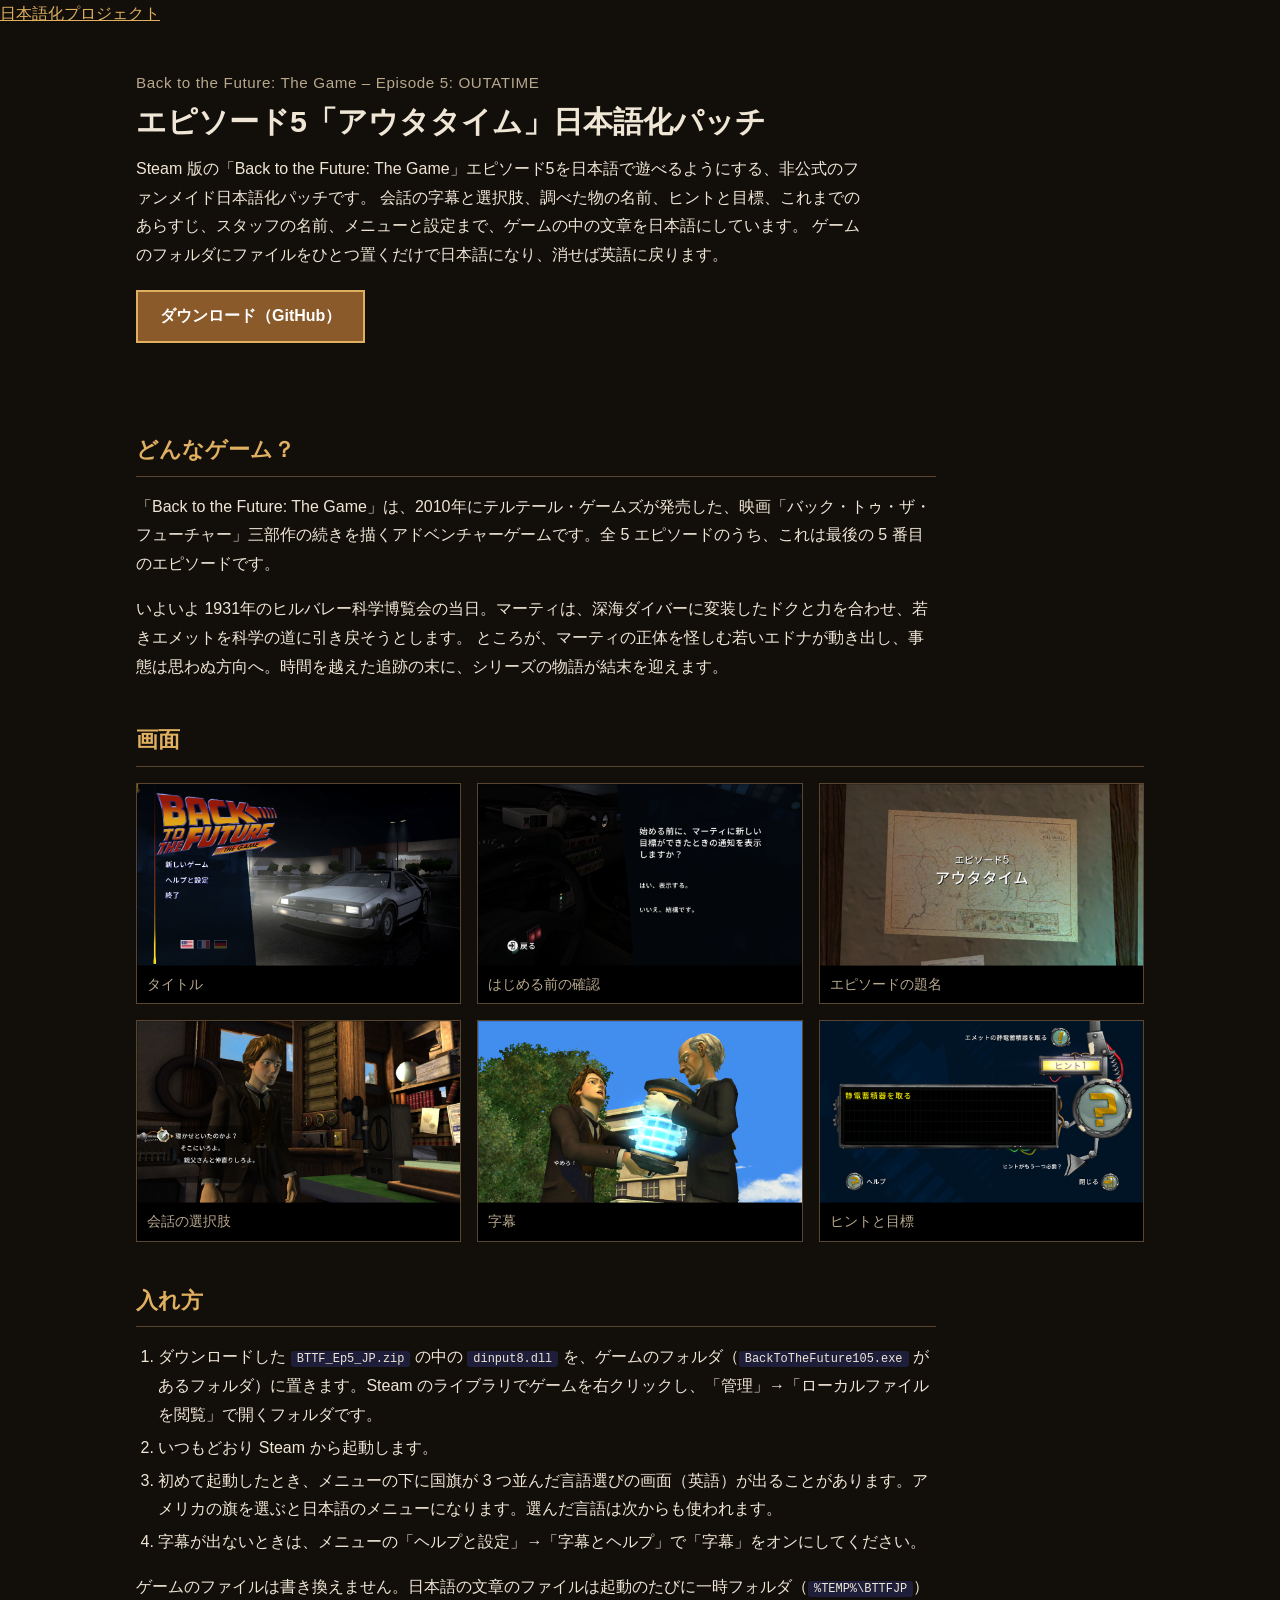
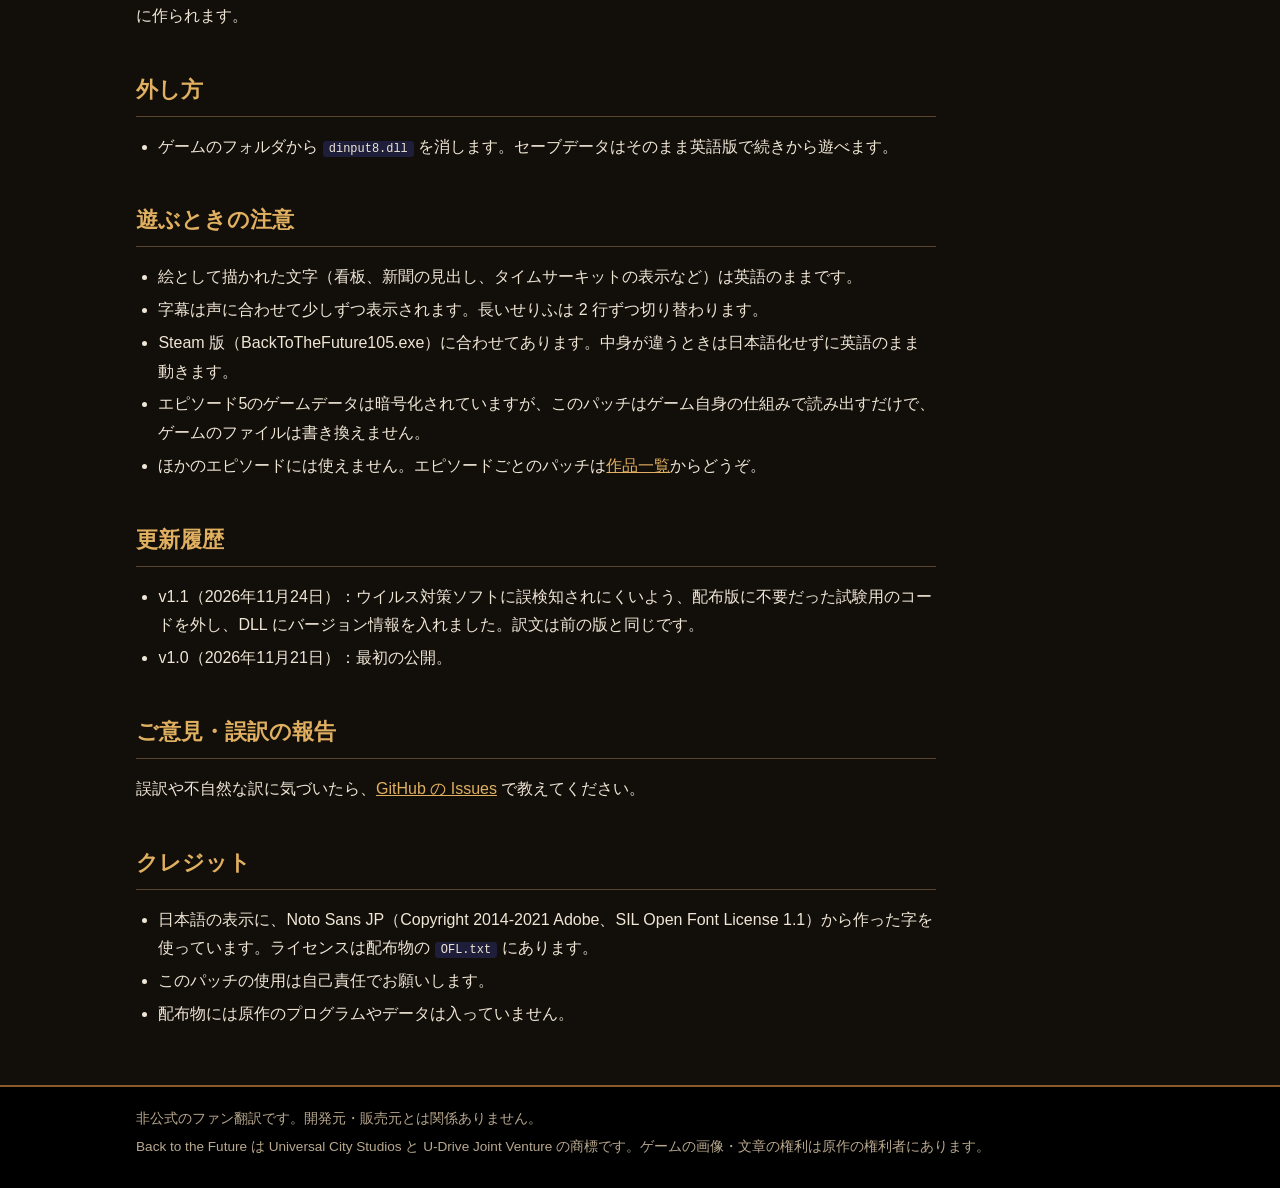
<file: docs/ep5/index.html>
<!doctype html>
<html lang="ja">
<head>
<meta charset="utf-8">
<meta name="viewport" content="width=device-width, initial-scale=1">
<title>エピソード5「アウタタイム」日本語化パッチ — バック・トゥ・ザ・フューチャー ザ・ゲーム 日本語化プロジェクト</title>
<meta name="description" content="Steam 版 Back to the Future: The Game – Episode 5 を日本語で遊べるようにする、非公式のファンメイド日本語化パッチ。">
<meta property="og:type" content="article">
<meta property="og:title" content="バック・トゥ・ザ・フューチャー ザ・ゲーム エピソード5 日本語化パッチ">
<meta property="og:description" content="Steam 版 Back to the Future: The Game – Episode 5 を日本語で遊べるようにする、非公式のファンメイド日本語化パッチ。">
<meta property="og:url" content="https://higesho.github.io/bttf-ja/ep5/">
<meta property="og:image" content="https://higesho.github.io/bttf-ja/ep5/img/choice.png">
<link rel="stylesheet" href="../style.css">
</head>
<body>
<header class="jpn" id="jpn"><div class="jpn-band"><a class="jpn-home" href="https://higesho.github.io/ja/">日本語化プロジェクト</a></div></header>
<script src="https://higesho.github.io/ja/nav.js"></script>

<main class="band">
<section class="hero">
<p class="sub">Back to the Future: The Game – Episode 5: OUTATIME</p>
<h1>エピソード5「アウタタイム」日本語化パッチ</h1>
<p class="tag">Steam 版の「Back to the Future: The Game」エピソード5を日本語で遊べるようにする、非公式のファンメイド日本語化パッチです。
会話の字幕と選択肢、調べた物の名前、ヒントと目標、これまでのあらすじ、スタッフの名前、メニューと設定まで、ゲームの中の文章を日本語にしています。
ゲームのフォルダにファイルをひとつ置くだけで日本語になり、消せば英語に戻ります。</p>
<p><a class="dl" href="https://github.com/higesho/bttf-ja/releases/tag/ep5-v1.1">ダウンロード（GitHub）</a></p>
</section>

<div class="text">
<h2>どんなゲーム？</h2>
<p>「Back to the Future: The Game」は、2010年にテルテール・ゲームズが発売した、映画「バック・トゥ・ザ・フューチャー」三部作の続きを描くアドベンチャーゲームです。全 5 エピソードのうち、これは最後の 5 番目のエピソードです。</p>
<p>いよいよ 1931年のヒルバレー科学博覧会の当日。マーティは、深海ダイバーに変装したドクと力を合わせ、若きエメットを科学の道に引き戻そうとします。
ところが、マーティの正体を怪しむ若いエドナが動き出し、事態は思わぬ方向へ。時間を越えた追跡の末に、シリーズの物語が結末を迎えます。</p>
</div>

<h2>画面</h2>
<div class="shots">
  <figure><img src="img/title.png" alt="タイトル画面。メニューが日本語で出ている" loading="lazy"><figcaption>タイトル</figcaption></figure>
  <figure><img src="img/start.png" alt="ゲームを始める前の、目標の通知を表示するかの確認" loading="lazy"><figcaption>はじめる前の確認</figcaption></figure>
  <figure><img src="img/card.png" alt="エピソード5の題名「アウタタイム」" loading="lazy"><figcaption>エピソードの題名</figcaption></figure>
  <figure><img src="img/choice.png" alt="会話の選択肢が日本語で出ている画面" loading="lazy"><figcaption>会話の選択肢</figcaption></figure>
  <figure><img src="img/subtitle.png" alt="マーティのせりふ「やめろ！」の字幕" loading="lazy"><figcaption>字幕</figcaption></figure>
  <figure><img src="img/hint.png" alt="ヒントと目標の画面" loading="lazy"><figcaption>ヒントと目標</figcaption></figure>
</div>

<div class="text">
<h2>入れ方</h2>
<ol>
<li>ダウンロードした <code>BTTF_Ep5_JP.zip</code> の中の <code>dinput8.dll</code> を、ゲームのフォルダ（<code>BackToTheFuture105.exe</code> があるフォルダ）に置きます。Steam のライブラリでゲームを右クリックし、「管理」→「ローカルファイルを閲覧」で開くフォルダです。</li>
<li>いつもどおり Steam から起動します。</li>
<li>初めて起動したとき、メニューの下に国旗が 3 つ並んだ言語選びの画面（英語）が出ることがあります。アメリカの旗を選ぶと日本語のメニューになります。選んだ言語は次からも使われます。</li>
<li>字幕が出ないときは、メニューの「ヘルプと設定」→「字幕とヘルプ」で「字幕」をオンにしてください。</li>
</ol>
<p>ゲームのファイルは書き換えません。日本語の文章のファイルは起動のたびに一時フォルダ（<code>%TEMP%\BTTFJP</code>）に作られます。</p>

<h2>外し方</h2>
<ul>
<li>ゲームのフォルダから <code>dinput8.dll</code> を消します。セーブデータはそのまま英語版で続きから遊べます。</li>
</ul>

<h2>遊ぶときの注意</h2>
<ul>
<li>絵として描かれた文字（看板、新聞の見出し、タイムサーキットの表示など）は英語のままです。</li>
<li>字幕は声に合わせて少しずつ表示されます。長いせりふは 2 行ずつ切り替わります。</li>
<li>Steam 版（BackToTheFuture105.exe）に合わせてあります。中身が違うときは日本語化せずに英語のまま動きます。</li>
<li>エピソード5のゲームデータは暗号化されていますが、このパッチはゲーム自身の仕組みで読み出すだけで、ゲームのファイルは書き換えません。</li>
<li>ほかのエピソードには使えません。エピソードごとのパッチは<a href="../">作品一覧</a>からどうぞ。</li>
</ul>

<h2>更新履歴</h2>
<ul>
<li>v1.1（2026年11月24日）：ウイルス対策ソフトに誤検知されにくいよう、配布版に不要だった試験用のコードを外し、DLL にバージョン情報を入れました。訳文は前の版と同じです。</li>
<li>v1.0（2026年11月21日）：最初の公開。</li>
</ul>

<h2>ご意見・誤訳の報告</h2>
<p>誤訳や不自然な訳に気づいたら、<a href="https://github.com/higesho/bttf-ja/issues">GitHub の Issues</a> で教えてください。</p>

<h2>クレジット</h2>
<ul>
<li>日本語の表示に、Noto Sans JP（Copyright 2014-2021 Adobe、SIL Open Font License 1.1）から作った字を使っています。ライセンスは配布物の <code>OFL.txt</code> にあります。</li>
<li>このパッチの使用は自己責任でお願いします。</li>
<li>配布物には原作のプログラムやデータは入っていません。</li>
</ul>
</div>
</main>

<footer class="foot"><div class="band">
  <p>非公式のファン翻訳です。開発元・販売元とは関係ありません。</p>
  <p>Back to the Future は Universal City Studios と U-Drive Joint Venture の商標です。ゲームの画像・文章の権利は原作の権利者にあります。</p>
</div></footer>
</body>
</html>
</file>
<file: docs/style.css>
/* アルカナム 日本語化パッチ — スタイル */
:root {
  --bg: #120e0a;
  --panel: #221a12;
  --line: #5a4630;
  --text: #efe6d6;
  --muted: #b8a88e;
  --cyan: #e0b060;
  --blue: #8a5a2a;
  --gold: #ffd75a;
  --green: #55ff55;
}

* { box-sizing: border-box; }

html { -webkit-text-size-adjust: 100%; }

body {
  margin: 0;
  background: var(--bg);
  color: var(--text);
  font-family: "Hiragino Kaku Gothic ProN", "Hiragino Sans", "Yu Gothic UI", "Meiryo", sans-serif;
  line-height: 1.8;
}

a { color: var(--cyan); }
a:hover { color: #ffffff; }

.band { max-width: 1040px; margin: 0 auto; padding: 0 16px; }

/* 上の帯 */
header.top { border-bottom: 2px solid var(--blue); background: #000; }
header.top .band { display: flex; flex-wrap: wrap; align-items: center; gap: 8px 24px; padding-top: 10px; padding-bottom: 10px; }
.brand { color: var(--cyan); font-weight: bold; font-size: 1.1rem; text-decoration: none; letter-spacing: 0.05em; }
header.top nav { display: flex; flex-wrap: wrap; gap: 4px 16px; }
header.top nav a { color: var(--muted); text-decoration: none; }
header.top nav a:hover, header.top nav a.here { color: var(--text); }

/* 冒頭 */
.hero { padding: 40px 0 24px; }
.hero h1 { margin: 0 0 12px; font-size: 1.9rem; line-height: 1.4; }
.hero .sub { margin: 0 0 4px; color: var(--muted); font-size: 0.95rem; letter-spacing: 0.04em; }
.hero p.tag { margin: 0 0 20px; max-width: 46em; }

.dl { display: inline-block; margin: 0 12px 8px 0; padding: 10px 22px; background: var(--blue); color: #fff; text-decoration: none; font-weight: bold; border: 2px solid var(--cyan); }
.dl:hover { background: #5555ff; color: #fff; }
.dl.sub { background: transparent; border-color: var(--line); color: var(--text); font-weight: normal; }

h2 { margin: 40px 0 12px; padding-bottom: 6px; border-bottom: 1px solid var(--line); font-size: 1.35rem; color: var(--cyan); }
h3 { margin: 24px 0 8px; font-size: 1.1rem; }

code { background: #1e1e3a; padding: 1px 6px; border-radius: 3px; font-size: 0.92em; word-break: break-all; }

/* 作品一覧 */
.titles { display: grid; grid-template-columns: repeat(auto-fill, minmax(230px, 1fr)); gap: 16px; margin: 16px 0 8px; padding: 0; list-style: none; }
.titles li { background: var(--panel); border: 1px solid var(--line); display: flex; flex-direction: column; }
.titles li.ready { border-color: var(--cyan); }
.titles .thumb { display: block; aspect-ratio: 16 / 9; background: #000; border-bottom: 1px solid var(--line); overflow: hidden; }
.titles .thumb img { width: 100%; height: 100%; object-fit: cover; display: block; }
.titles .thumb.none { display: flex; align-items: center; justify-content: center; color: #3a3a6a; font-size: 3rem; font-weight: bold; font-family: Georgia, "Times New Roman", serif; }
.titles .body { padding: 12px 14px 14px; display: flex; flex-direction: column; gap: 4px; flex: 1; }
.titles .name { font-weight: bold; font-size: 1.05rem; }
.titles .orig { color: var(--muted); font-size: 0.85rem; line-height: 1.5; }
.titles .desc { font-size: 0.9rem; margin-top: 4px; flex: 1; }
.titles .more { margin-top: 8px; font-size: 0.9rem; }
.state { display: inline-block; align-self: flex-start; padding: 0 8px; font-size: 0.8rem; border: 1px solid; }
.state.ready { color: var(--green); border-color: var(--green); }
.state.wip { color: var(--gold); border-color: var(--gold); }
.state.plan { color: var(--muted); border-color: var(--line); }

/* 画面 */
.shots { display: grid; grid-template-columns: repeat(auto-fill, minmax(300px, 1fr)); gap: 16px; margin: 16px 0; }
.shots figure { margin: 0; background: #000; border: 1px solid var(--line); }
.shots img { display: block; width: 100%; aspect-ratio: 16 / 9; object-fit: cover; }
.shots figcaption { padding: 6px 10px; font-size: 0.88rem; color: var(--muted); }

/* 文章 */
.text { max-width: 50em; }
.text ol, .text ul { padding-left: 1.4em; }
.text li { margin: 4px 0; }
.note { background: var(--panel); border-left: 4px solid var(--cyan); padding: 10px 14px; margin: 16px 0; }

table.ver { border-collapse: collapse; font-size: 0.88rem; margin: 8px 0; }
table.ver th, table.ver td { border: 1px solid var(--line); padding: 4px 10px; text-align: left; }
table.ver th { background: var(--panel); font-weight: normal; color: var(--muted); }
.scroll { overflow-x: auto; }

/* 下の帯 */
footer.foot { margin-top: 56px; border-top: 2px solid var(--blue); background: #000; color: var(--muted); font-size: 0.85rem; }
footer.foot .band { padding-top: 16px; padding-bottom: 24px; }
footer.foot p { margin: 4px 0; }

@media (max-width: 600px) {
  .hero h1 { font-size: 1.5rem; }
  .shots { grid-template-columns: 1fr; }
}

/* メニュー: 同じシリーズのリンクを左、GitHub、ほかのシリーズ（higesho.github.io の別サイト）を右に並べ、
   ほかのシリーズは区切り線・金色・「↗」で見分ける */
header.top nav a[href^="https://github.com/"] { order: 1; }
header.top nav a[href^="https://higesho.github.io/"] { order: 2; color: var(--gold); opacity: 0.85; }
header.top nav a[href^="https://higesho.github.io/"]::before { content: "↗ "; }
header.top nav a[href^="https://higesho.github.io/"]:hover { color: #fff; opacity: 1; }
header.top nav a:not([href^="https://higesho.github.io/"]) + a[href^="https://higesho.github.io/"] { margin-left: 4px; padding-left: 16px; border-left: 1px solid var(--line); }
</file>
